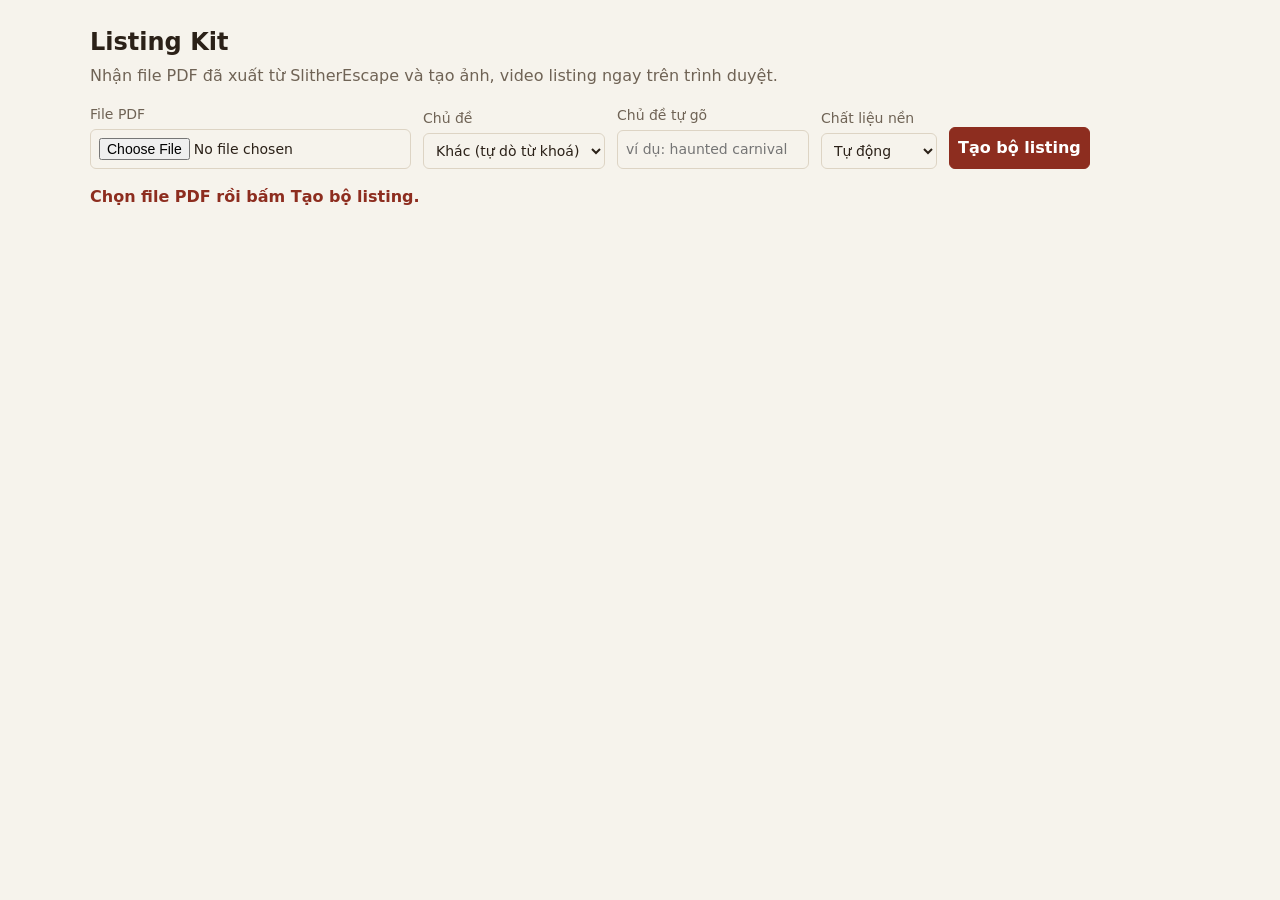
<file: tools/listing-kit/index.html>
<!doctype html>
<html lang="vi">
<head>
<meta charset="utf-8">
<meta name="viewport" content="width=device-width, initial-scale=1">
<title>Listing Kit Demo</title>
<style>
  @font-face { font-family: "Playfair Display"; src: url(vendor/playfair-900.woff2) format("woff2"); font-weight: 900; }
  @font-face { font-family: "Playfair Display"; src: url(vendor/playfair-800.woff2) format("woff2"); font-weight: 800; }
  @font-face { font-family: "DejaVu Serif"; src: url(../../assets/fonts/DejaVuSerif-Bold.ttf); font-weight: 700; }
  @font-face { font-family: "IM Fell SC"; src: url(../../assets/fonts/IMFellEnglishSC-Regular.ttf); }
  @font-face { font-family: "IM Fell Italic"; src: url(../../assets/fonts/IMFellEnglish-Italic.ttf); }
  :root { --bg: #f6f3ec; --ink: #2b2118; --muted: #6f6355; --line: #ddd4c4; --accent: #8d2d1f; }
  @media (prefers-color-scheme: dark) { :root { --bg: #17140f; --ink: #efe7d8; --muted: #a79a87; --line: #3a3228; --accent: #d9705d; } }
  * { box-sizing: border-box; }
  body { margin: 0; padding: 24px 16px 64px; background: var(--bg); color: var(--ink); font: 16px/1.5 system-ui, sans-serif; }
  main { max-width: 1100px; margin: auto; }
  h1 { font-size: 24px; margin: 0 0 4px; }
  p { margin: 0 0 16px; color: var(--muted); }
  form { display: flex; flex-wrap: wrap; gap: 12px; align-items: end; margin-bottom: 16px; }
  label { display: grid; gap: 4px; font-size: 14px; color: var(--muted); }
  input, select, button { font: inherit; padding: 8px; color: var(--ink); background: transparent; border: 1px solid var(--line); border-radius: 6px; max-width: 100%; }
  select option { color: #2b2118; }
  button { background: var(--accent); color: #fff; border-color: var(--accent); font-weight: 600; cursor: pointer; }
  #status { font-weight: 600; color: var(--accent); margin-bottom: 16px; }
  .grid { display: grid; grid-template-columns: repeat(auto-fill, minmax(min(300px, 100%), 1fr)); gap: 16px; }
  figure { margin: 0; border: 1px solid var(--line); border-radius: 8px; overflow: hidden; }
  figure canvas, figure video { display: block; width: 100%; height: auto; }
  figcaption { display: flex; justify-content: space-between; gap: 8px; padding: 8px 12px; font-size: 14px; }
  a { color: var(--accent); }
</style>
</head>
<body>
<main>
  <h1>Listing Kit</h1>
  <p>Nhận file PDF đã xuất từ SlitherEscape và tạo ảnh, video listing ngay trên trình duyệt.</p>
  <form onsubmit="return false">
    <label>File PDF <input type="file" id="pdf" accept="application/pdf"></label>
    <label>Chủ đề
      <select id="theme"><option value="other">Khác (tự dò từ khoá)</option></select>
    </label>
    <label>Chủ đề tự gõ <input type="text" id="custom" placeholder="ví dụ: haunted carnival"></label>
    <label>Chất liệu nền
      <select id="material"><option value="">Tự động</option></select>
    </label>
    <button type="button" id="run">Tạo bộ listing</button>
  </form>
  <div id="status">Đang tải…</div>
  <div class="grid" id="out"></div>
</main>
<script src="vendor/mp4-muxer.min.js"></script>
<script src="../../assets/js/themes.js"></script>
<script src="demo-puzzle.js"></script>
<script src="listing-kit.js"></script>
<script src="demo.js"></script>
</body>
</html>
</file>
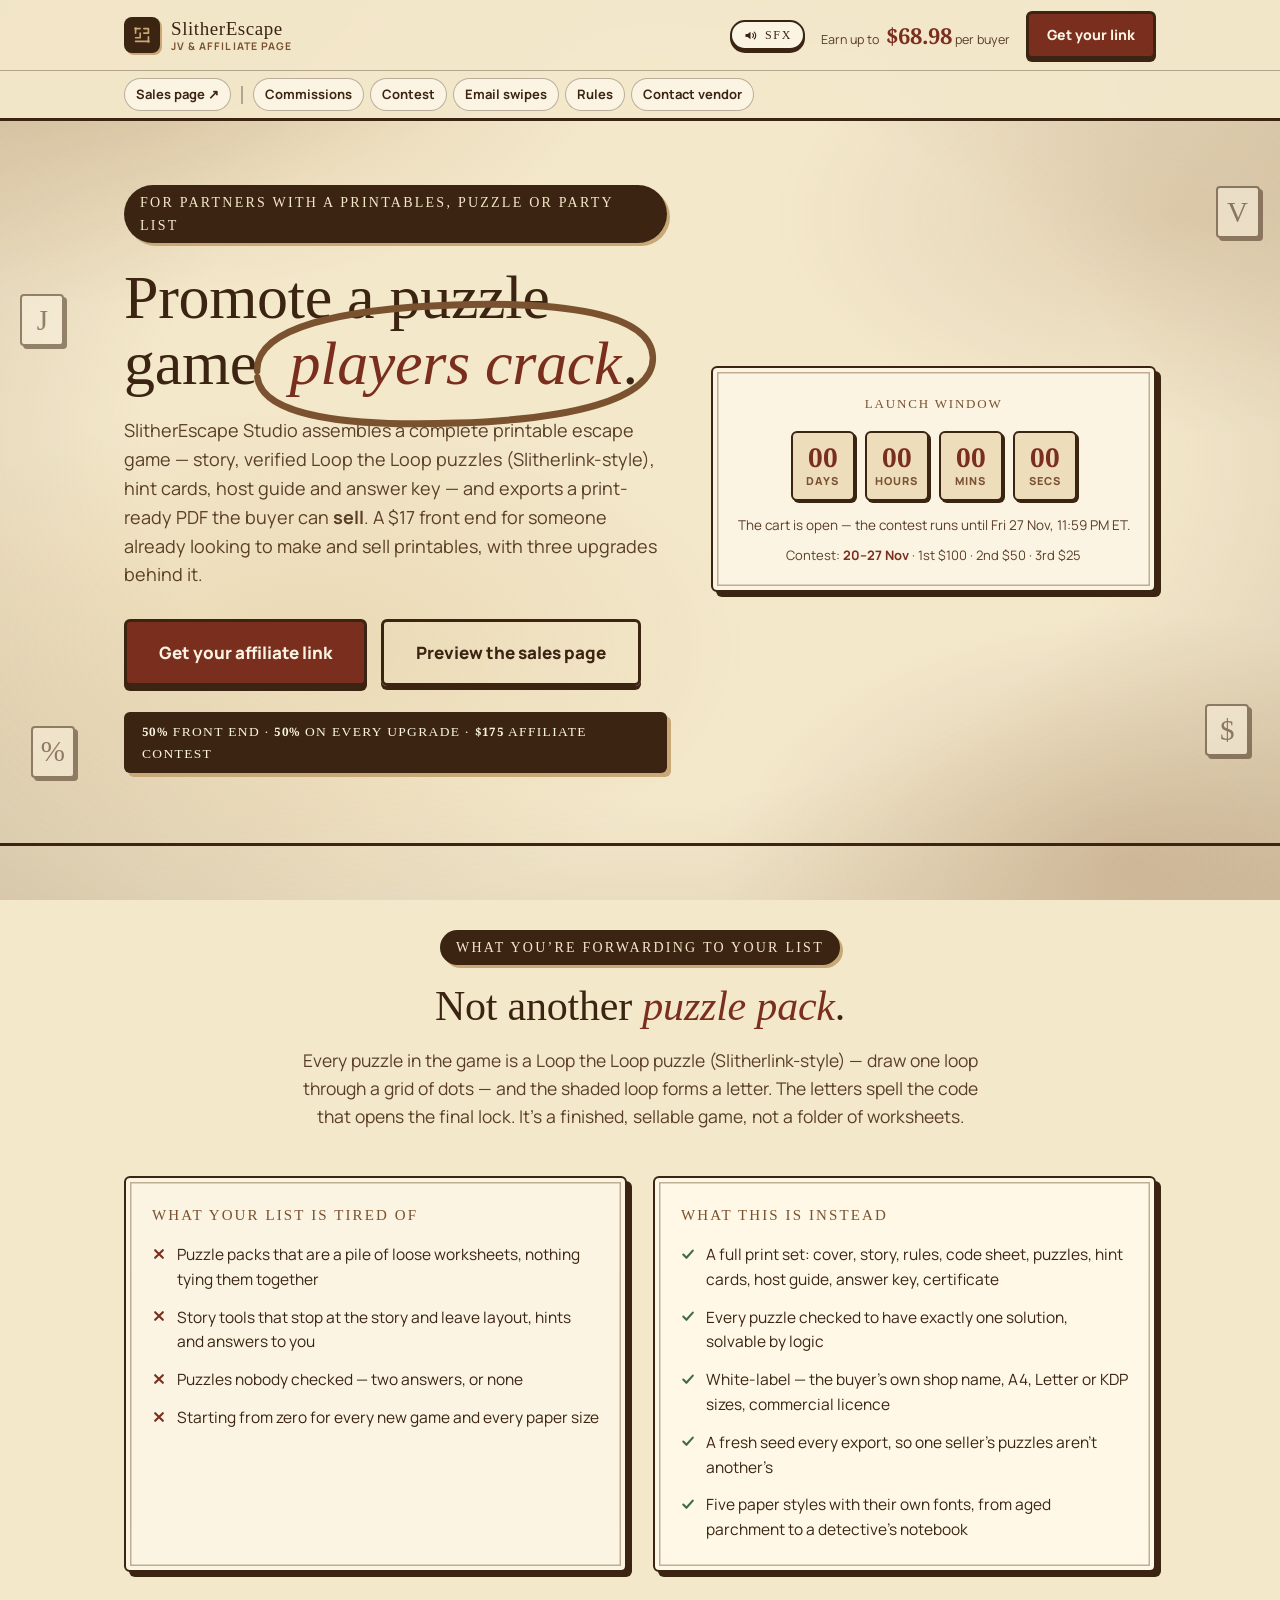
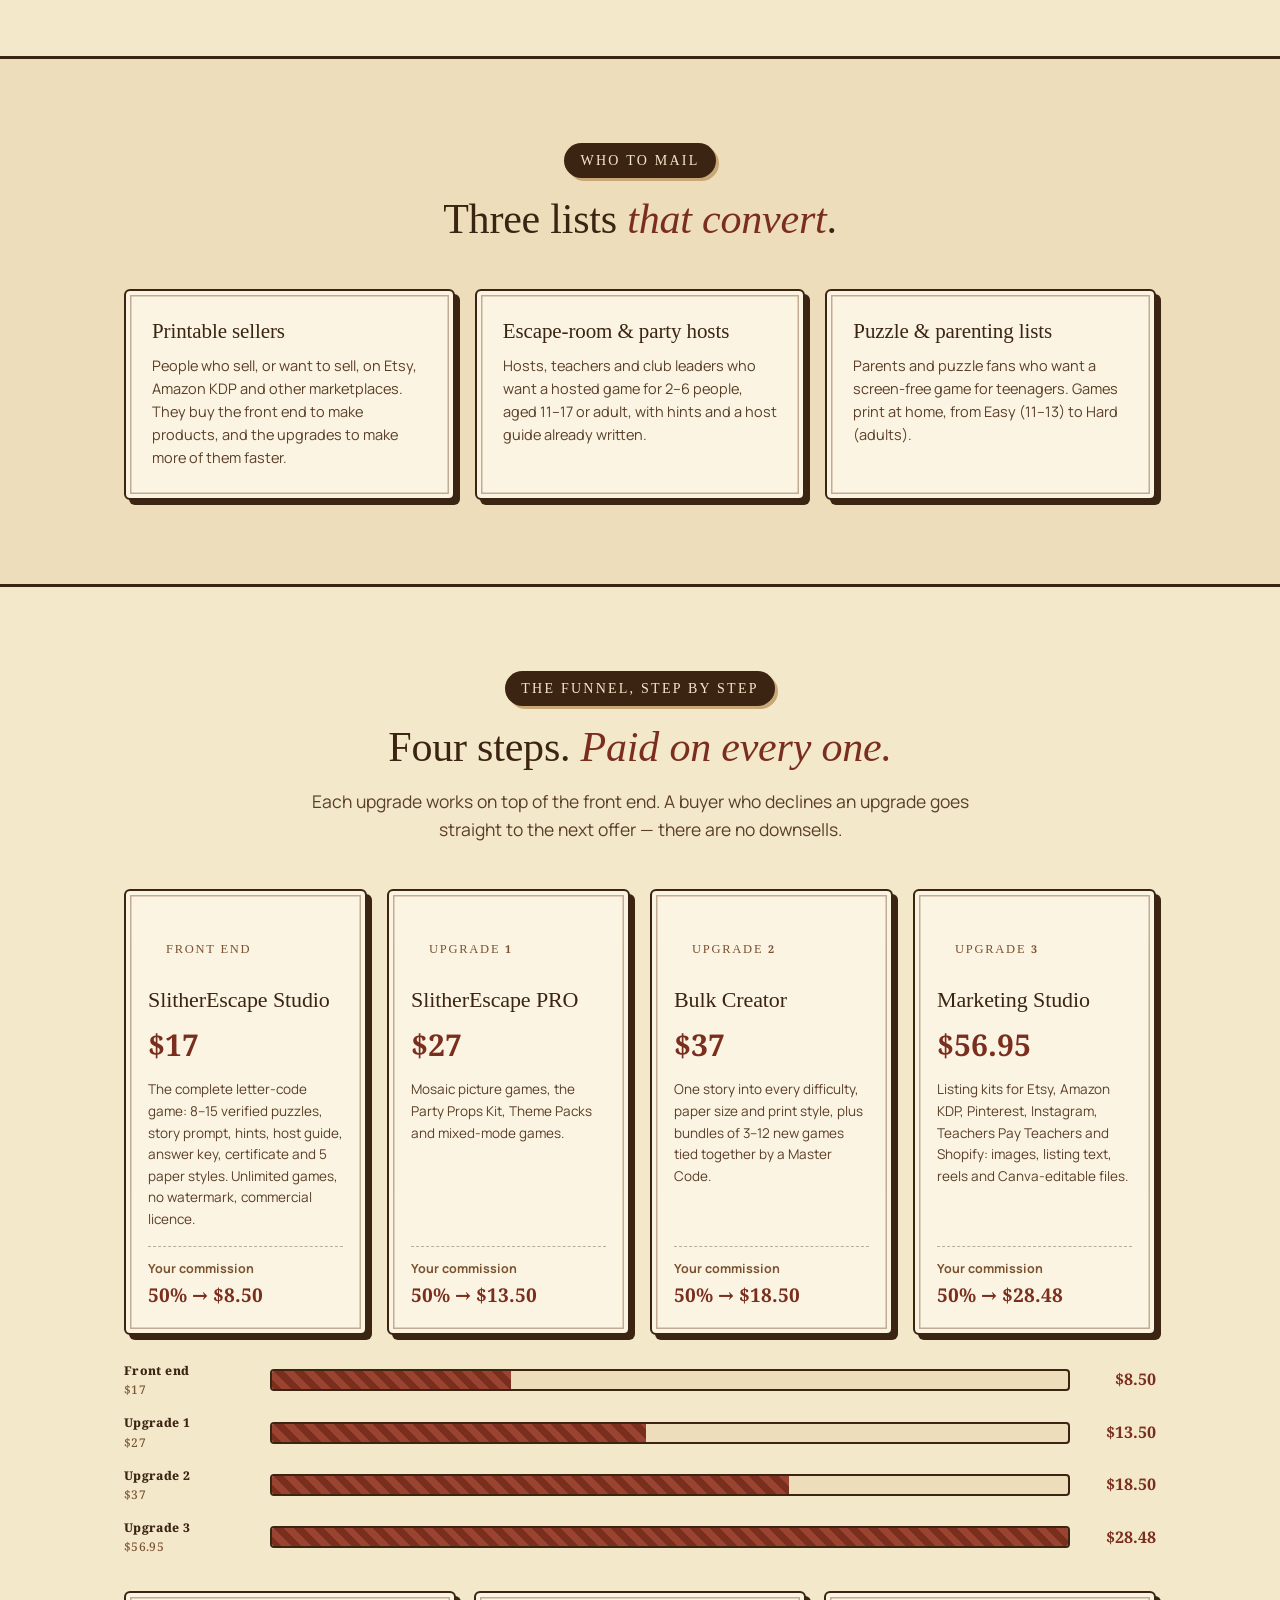
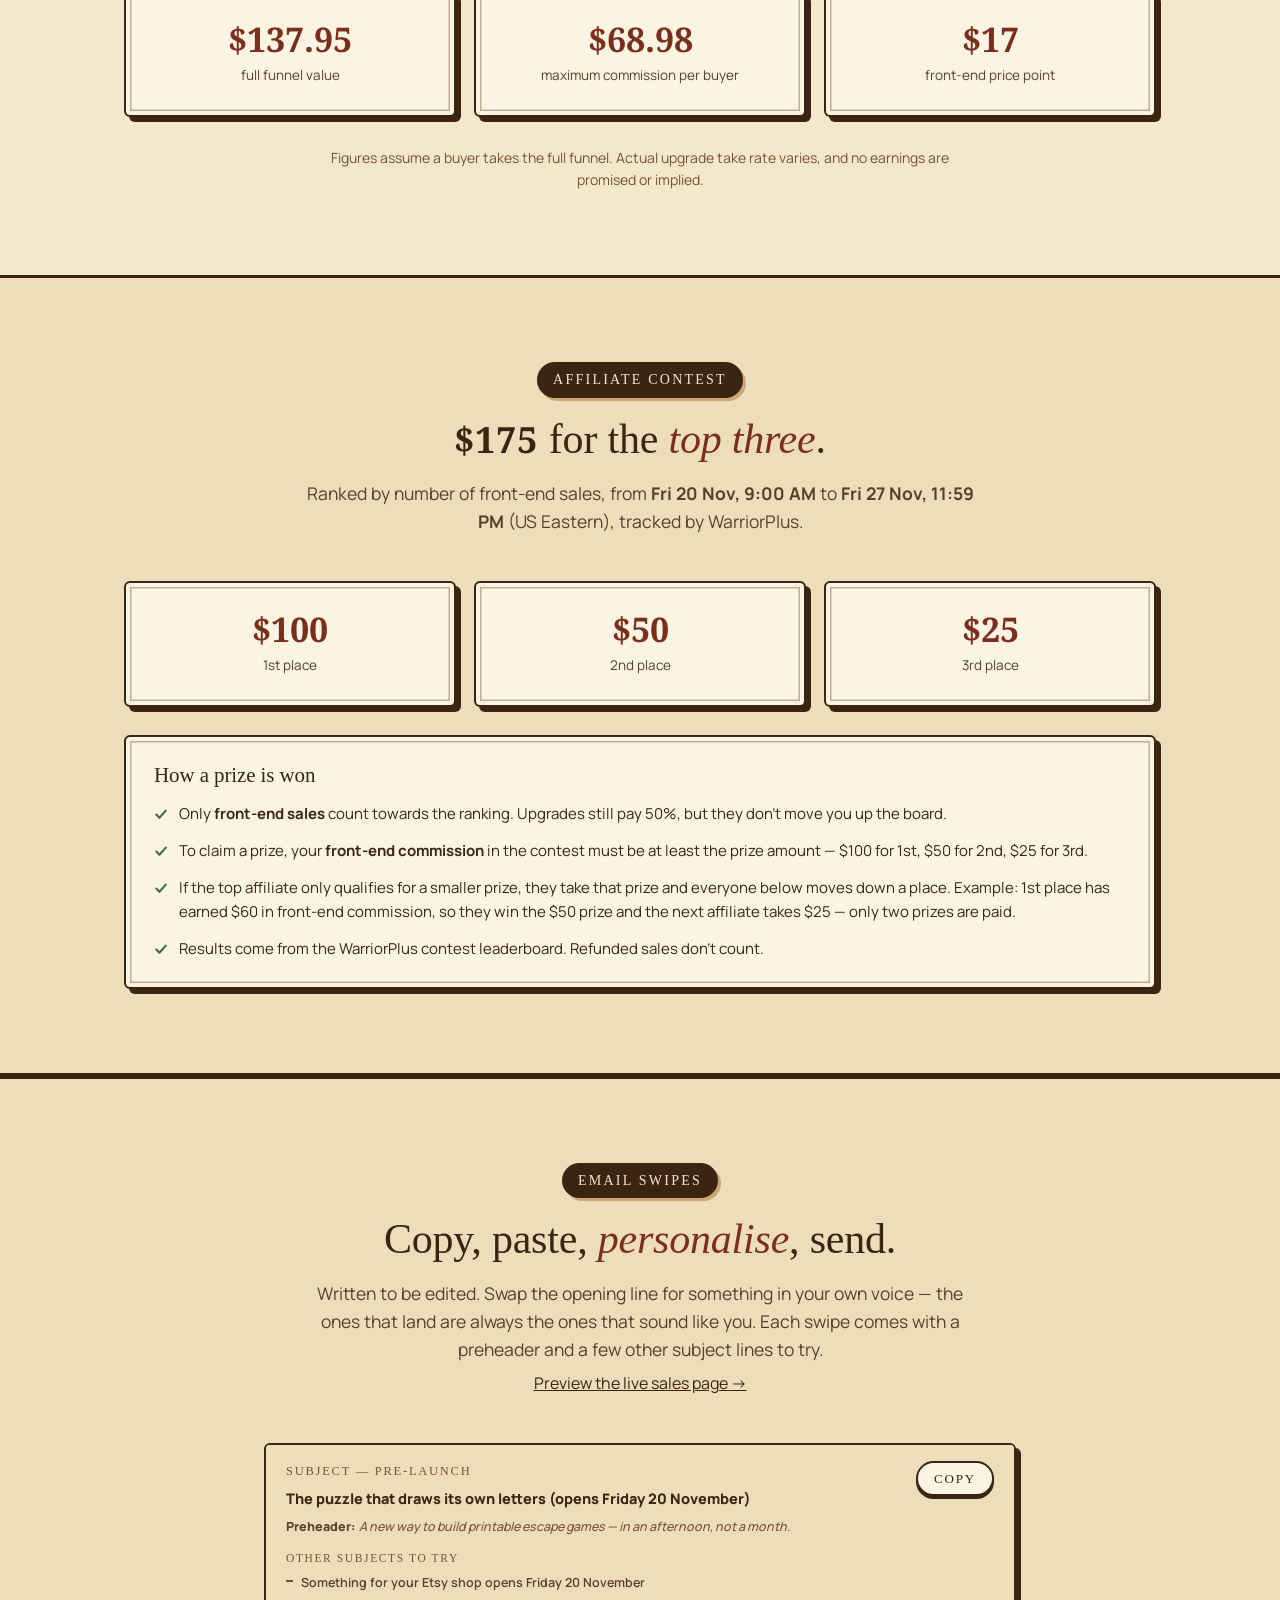
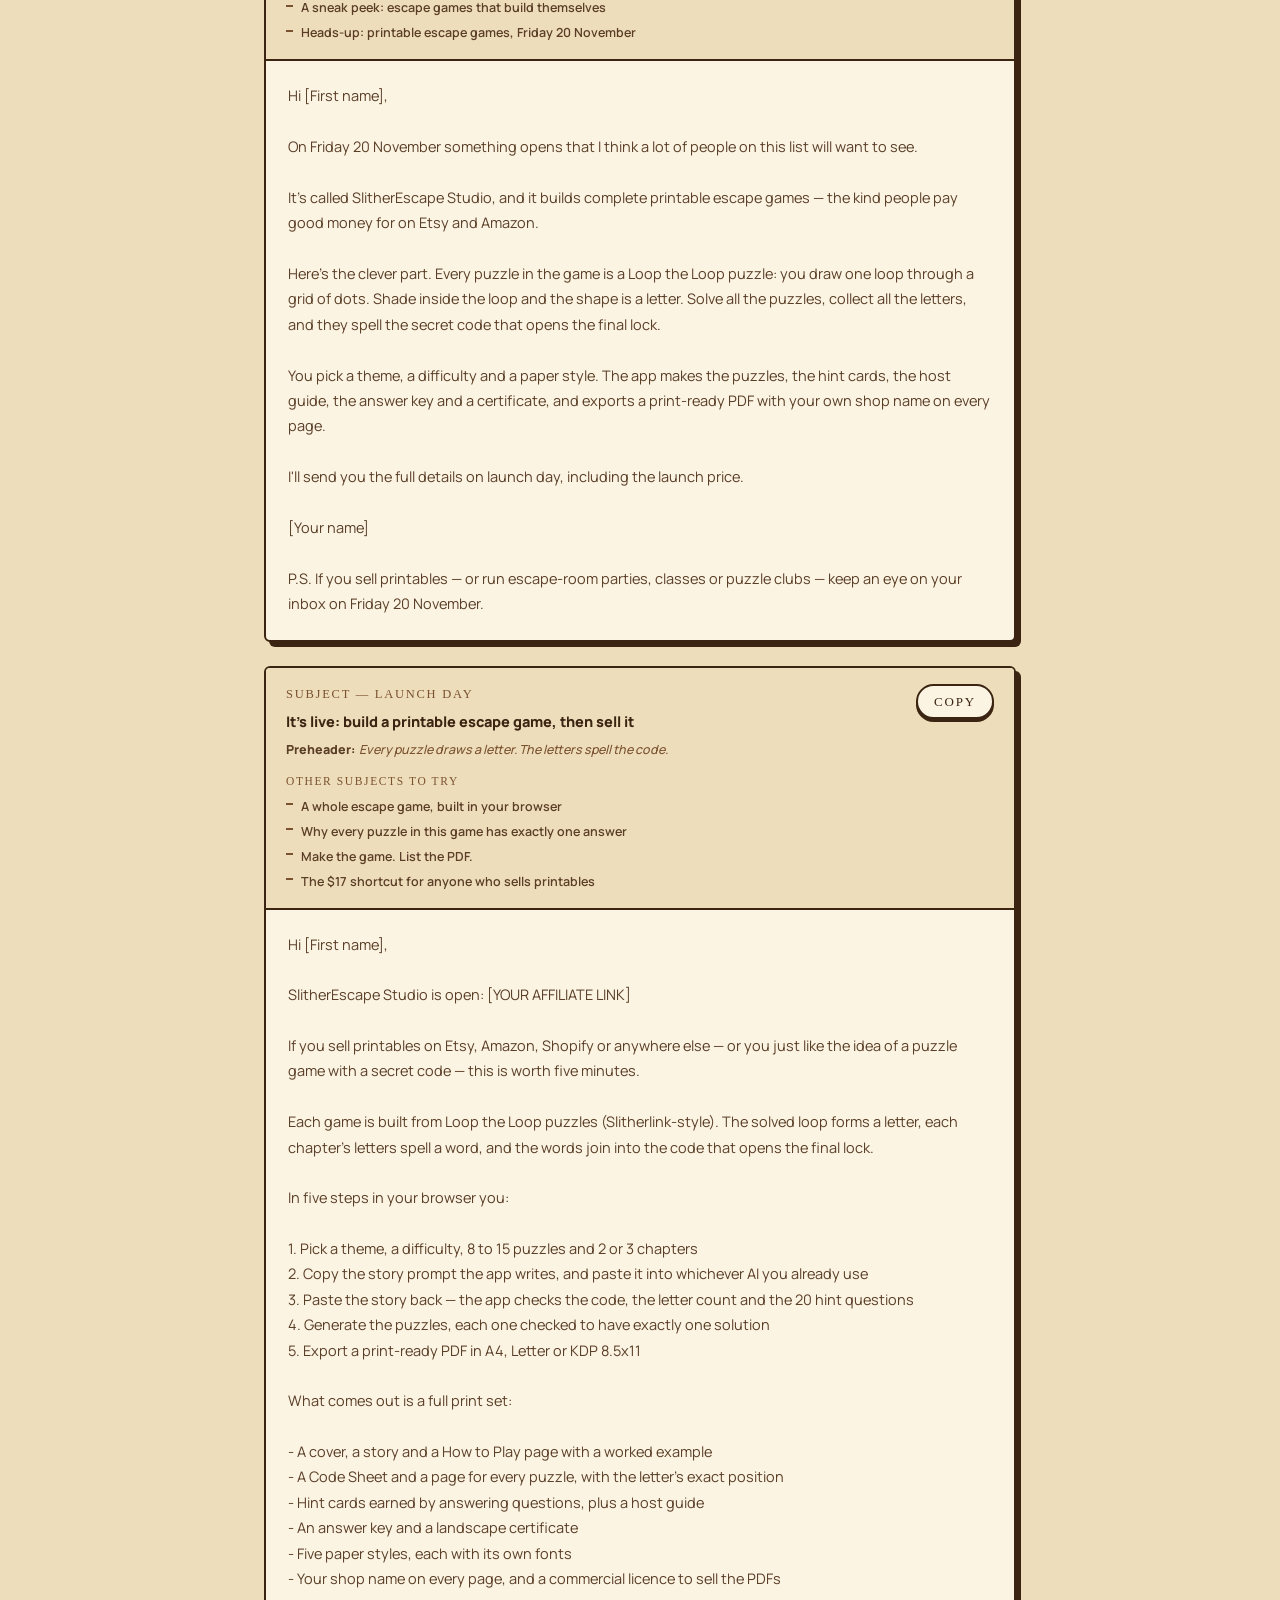
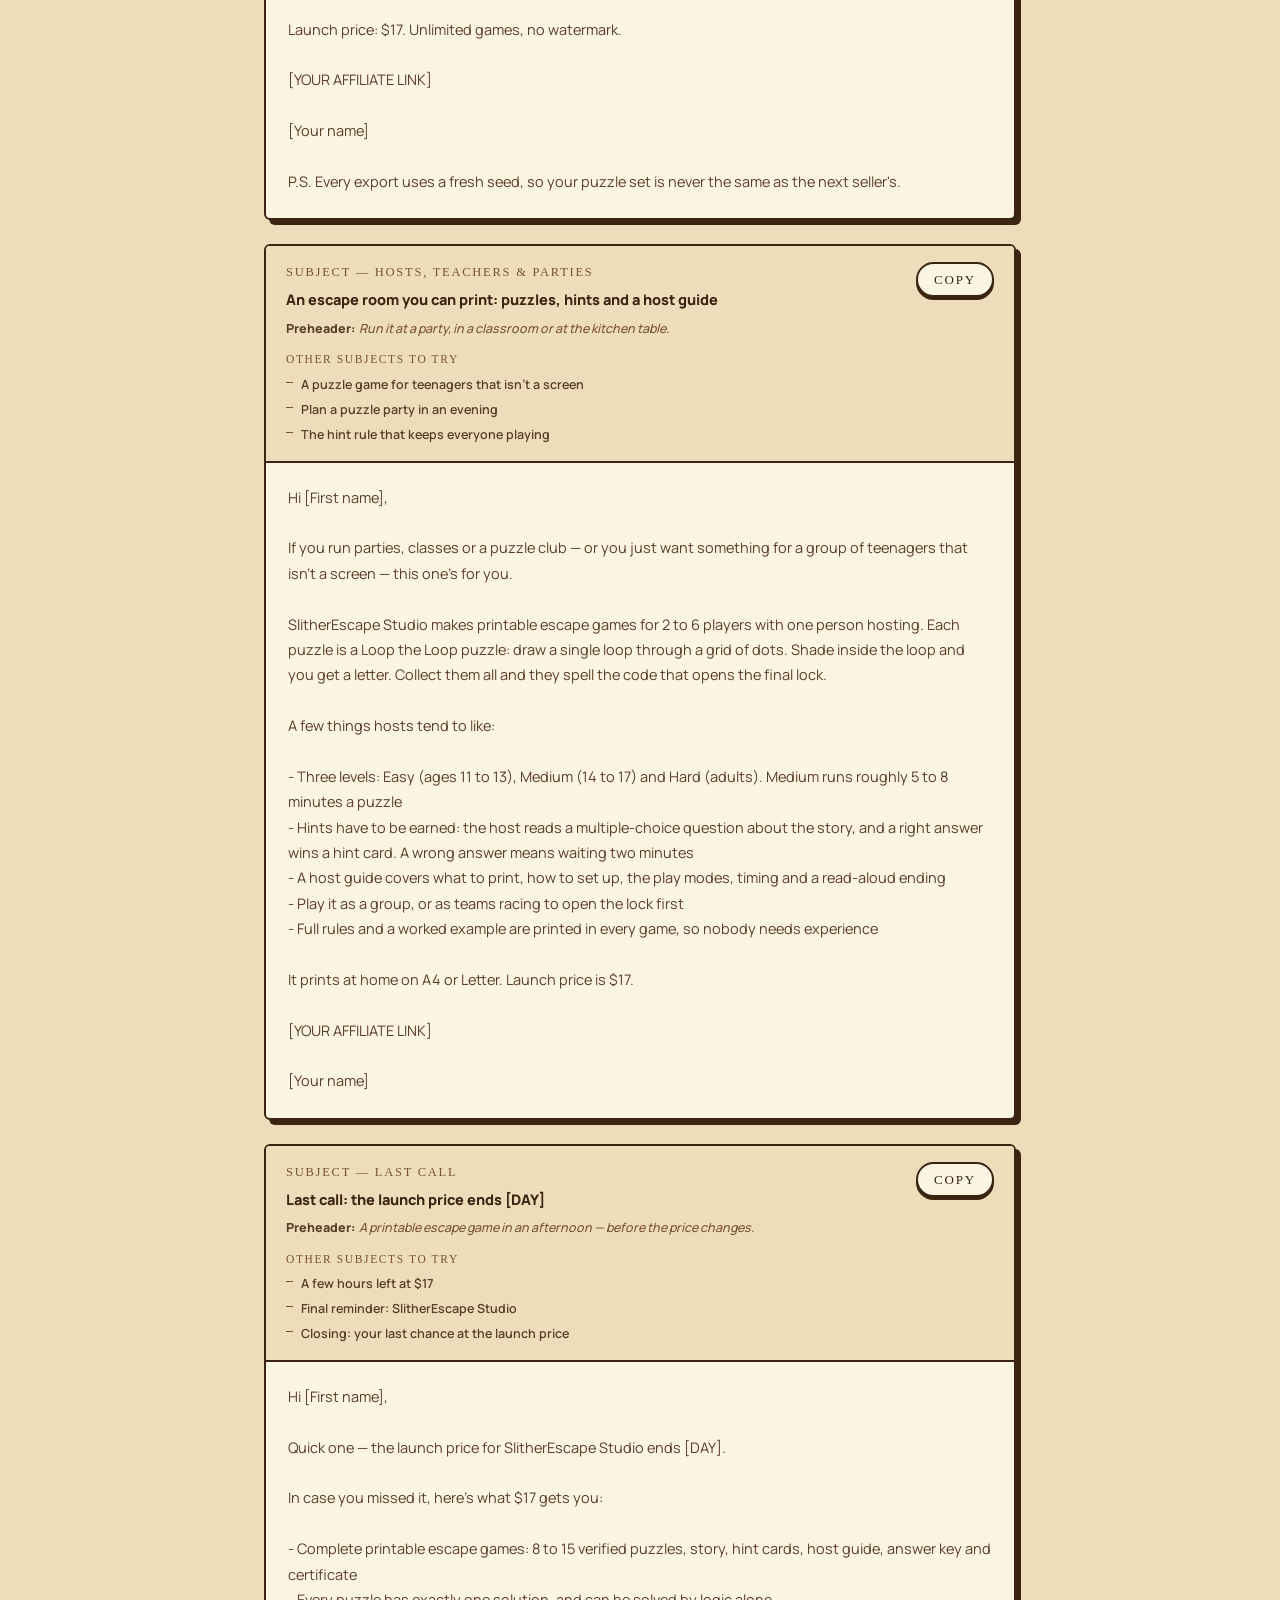
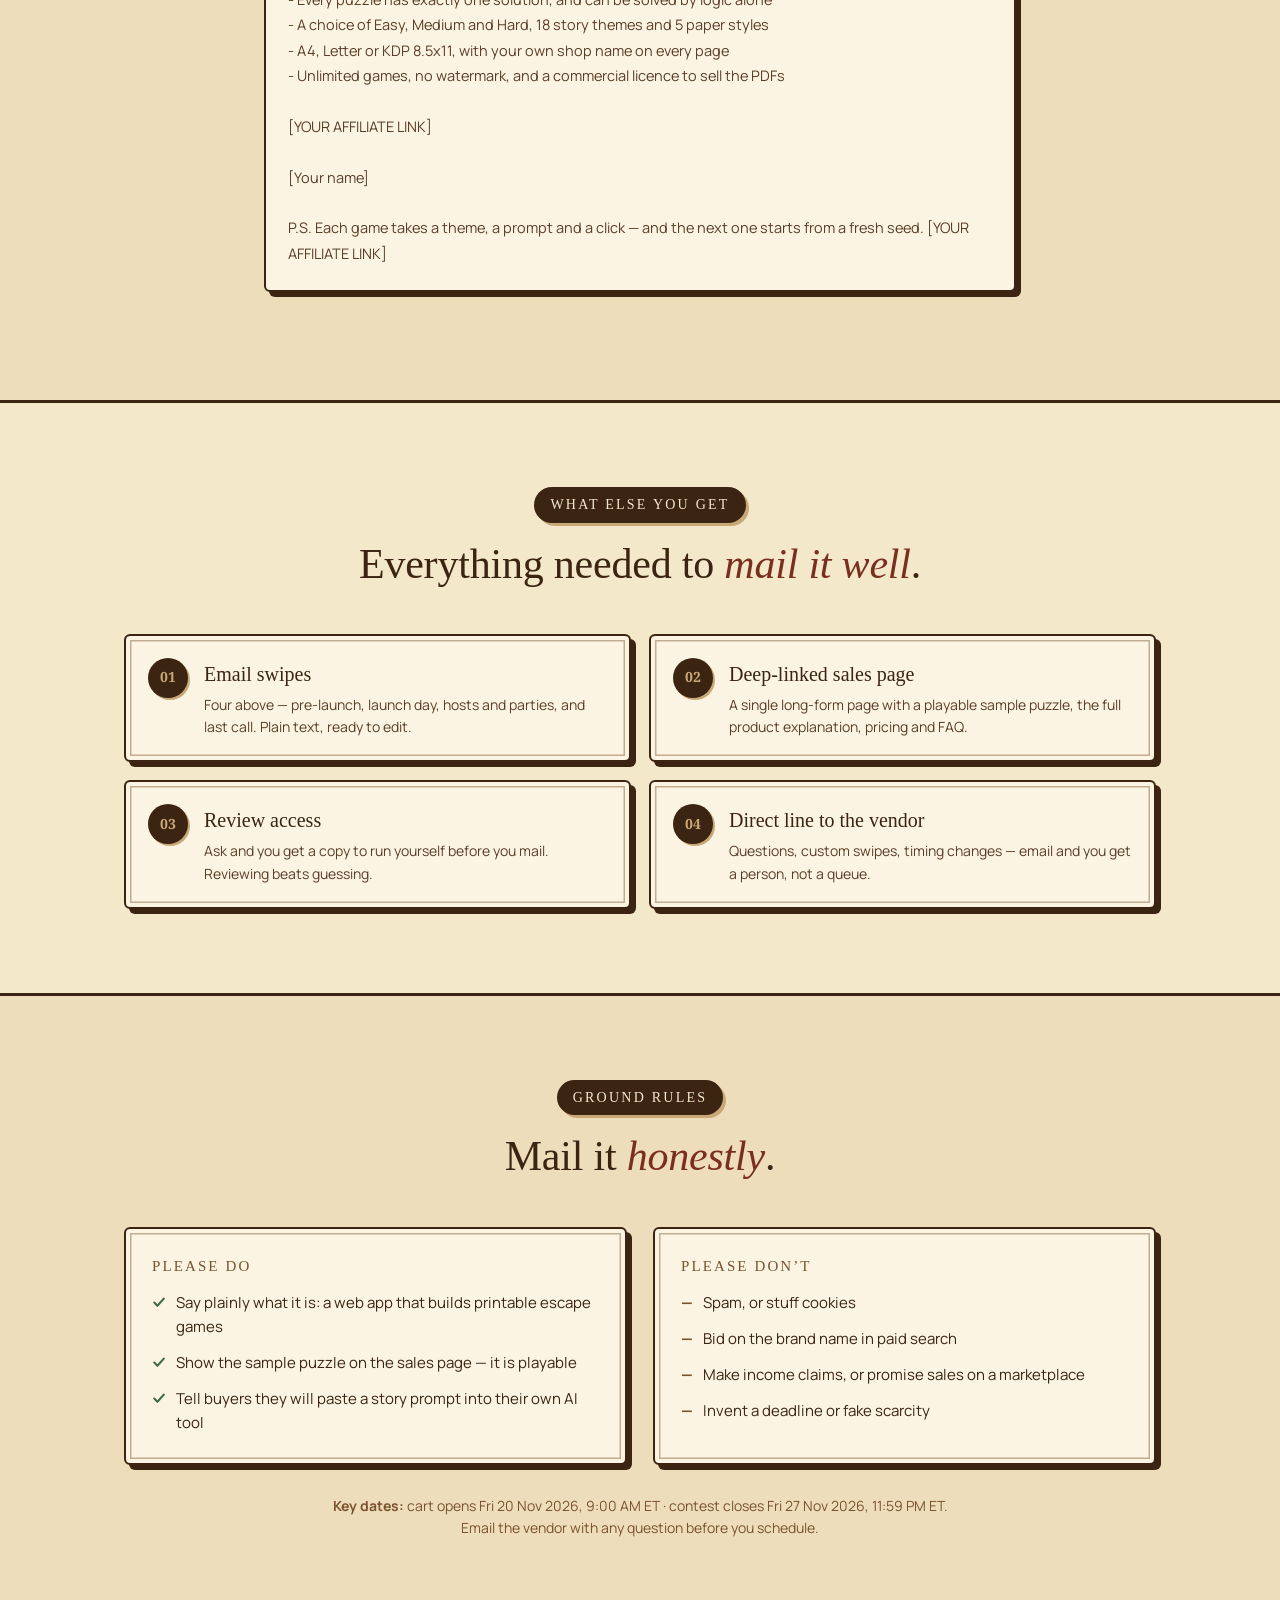
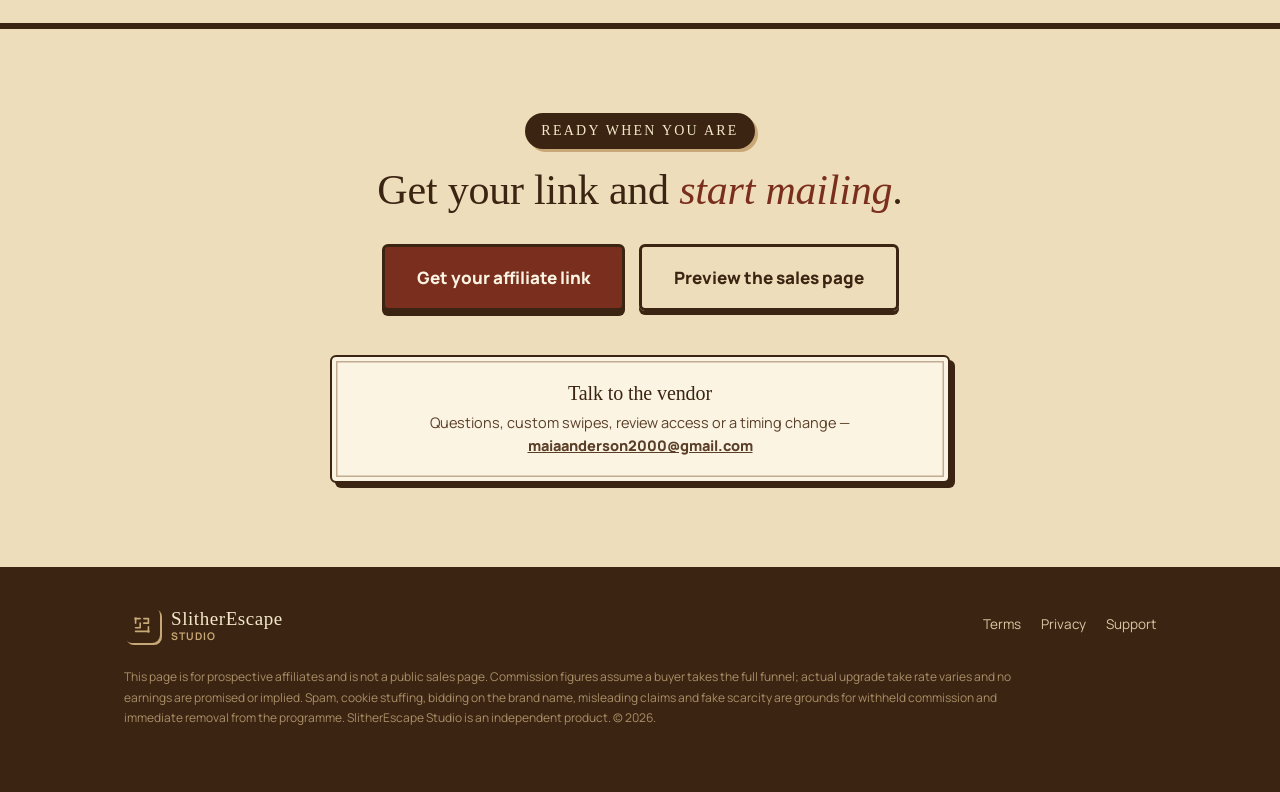
<file: sale-page/jv-slitherlink.html>
<!DOCTYPE html>
<html lang="en">
<head>
<meta charset="UTF-8">
<meta name="viewport" content="width=device-width, initial-scale=1">
<meta name="robots" content="noindex, nofollow">
<title>SlitherEscape Studio — JV & Affiliate Page</title>
<meta name="description" content="Promote printable Loop the Loop (Slitherlink-style) escape games to sellers, teachers and party hosts. Four-step funnel, ready-made email swipes.">
<link rel="preconnect" href="https://fonts.googleapis.com">
<link rel="preconnect" href="https://fonts.gstatic.com" crossorigin>
<link href="https://fonts.googleapis.com/css2?family=IM+Fell+English:ital@0;1&family=IM+Fell+English+SC&family=Manrope:wght@400;500;700;800&family=Noto+Serif:wght@600;700&display=swap" rel="stylesheet">
<style>
  :root{
    /* Palette taken from the printed game itself: aged paper, brown ink, one red-brown accent */
    --paper:#F4E8CB;
    --paper-2:#EEDDBA;
    --card:#FBF4E2;
    --ink:#3B2412;
    --ink-dim:#5A3E27;
    --brown:#7A5230;
    --tan:#C9A877;
    --wash:#D9BF8C;
    --red:#7A2E1E;
    --red-hi:#93392A;
    --green:#3F6B45;
    --line:rgba(59,36,18,.16);
    --line-strong:rgba(59,36,18,.34);
    --hard:#3B2412;
    --serif:'IM Fell English','Iowan Old Style','Palatino Linotype',Georgia,serif;
    --sc:'IM Fell English SC','IM Fell English',Georgia,serif;
    --sans:'Manrope',-apple-system,BlinkMacSystemFont,'Segoe UI',sans-serif;
    --num:'Noto Serif','DejaVu Serif',Georgia,serif;   /* lining figures: IM Fell's old-style 1 reads as a letter I */
    --ck:url("data:image/svg+xml;utf8,<svg xmlns='http://www.w3.org/2000/svg' viewBox='0 0 16 16'><path d='M2.6 8.7l3.6 3.6 7.3-8.2' fill='none' stroke='%233F6B45' stroke-width='2.4' stroke-linecap='round' stroke-linejoin='round'/></svg>");
    --xx:url("data:image/svg+xml;utf8,<svg xmlns='http://www.w3.org/2000/svg' viewBox='0 0 16 16'><path d='M3.6 3.6l8.8 8.8M12.4 3.6l-8.8 8.8' fill='none' stroke='%237A2E1E' stroke-width='2.4' stroke-linecap='round'/></svg>");
  }
  *{box-sizing:border-box;}
  html{-webkit-text-size-adjust:100%; scroll-behavior:smooth;}
  body{
    margin:0; background:var(--paper); color:var(--ink);
    font-family:var(--sans); line-height:1.6; -webkit-font-smoothing:antialiased; overflow-x:hidden;
  }
  /* uneven paper: stains and darker edges, drawn once and fixed behind the page */
  body::before{
    content:''; position:fixed; inset:0; z-index:-1; pointer-events:none;
    background:
      radial-gradient(ellipse 55% 40% at 10% 6%, rgba(150,100,40,.20), transparent 70%),
      radial-gradient(ellipse 45% 35% at 92% 24%, rgba(120,70,30,.14), transparent 70%),
      radial-gradient(ellipse 50% 40% at 24% 72%, rgba(190,150,80,.18), transparent 70%),
      radial-gradient(ellipse 45% 40% at 88% 96%, rgba(120,70,30,.20), transparent 70%),
      radial-gradient(ellipse at center, transparent 55%, rgba(90,55,25,.18) 100%);
  }
  @media (prefers-reduced-motion: reduce){
    *{animation-duration:.01ms !important; animation-iteration-count:1 !important; transition-duration:.01ms !important;}
    html{scroll-behavior:auto;}
  }
  h1,h2,h3{font-family:var(--serif); font-weight:400; letter-spacing:-.005em; text-wrap:balance; margin:0; color:var(--ink);}
  h1{font-size:clamp(36px,6vw,62px); line-height:1.06;}
  h2{font-size:clamp(28px,4.4vw,42px); line-height:1.12;}
  h3{font-size:21px; line-height:1.2;}
  p{margin:0;}
  a{color:inherit;}
  img,svg{max-width:100%;}
  em{font-style:italic; color:var(--red);}
  :focus-visible{outline:3px solid var(--red); outline-offset:3px; border-radius:4px;}

  .wrap{max-width:1080px; margin:0 auto; padding:0 24px;}
  .wrap-narrow{max-width:800px; margin:0 auto; padding:0 24px;}
  section{padding:84px 0;}
  .center{text-align:center;}
  .lead{font-size:17.5px; color:var(--ink-dim); max-width:62ch;}
  .center .lead{margin-left:auto; margin-right:auto;}

  .reveal.armed{opacity:0; transform:translateY(26px); transition:opacity .7s ease, transform .7s ease;}
  .reveal.armed.is-visible{opacity:1; transform:none;}
  @media (prefers-reduced-motion: reduce){ .reveal.armed{opacity:1; transform:none;} }

  .eyebrow{
    display:inline-block; font-family:var(--sc); font-size:14px; letter-spacing:.16em; text-transform:uppercase;
    color:#F4E8CB; background:var(--ink); padding:7px 16px 6px; border-radius:999px;
    box-shadow:3px 3px 0 var(--tan);
  }
  .section-head{margin-bottom:46px;}
  .section-head h2{margin-top:18px;}
  .section-head .lead{margin-top:16px;}

  /* diamond rule */
  .orn{display:flex; align-items:center; gap:12px; color:var(--brown); margin:0 auto; max-width:360px;}
  .orn::before,.orn::after{content:''; flex:1; height:1.5px; background:var(--brown); opacity:.55;}
  .orn i{width:9px; height:9px; background:var(--brown); transform:rotate(45deg); flex:none;}

  /* ---------- cards: double border, hard shadow ---------- */
  .card{
    background:var(--card); border:2.5px solid var(--ink); border-radius:6px;
    box-shadow:inset 0 0 0 4px var(--card), inset 0 0 0 5.5px rgba(122,82,48,.45), 5px 5px 0 var(--hard);
    padding:28px 26px;
  }

  /* ---------- buttons ---------- */
  .btn{
    display:inline-flex; align-items:center; justify-content:center; gap:10px;
    font-family:var(--sans); font-weight:800; font-size:17px; text-decoration:none; text-align:center;
    padding:17px 32px; border-radius:6px; cursor:pointer;
    color:#FBF4E2; background:var(--red); border:3px solid var(--ink);
    box-shadow:0 5px 0 var(--hard); transition:transform .12s ease, box-shadow .12s ease, background .15s ease;
  }
  .btn:hover{background:var(--red-hi); transform:translateY(-2px); box-shadow:0 7px 0 var(--hard);}
  .btn:active{transform:translateY(3px); box-shadow:0 2px 0 var(--hard);}
  .btn small{font-weight:700; font-size:.78em; opacity:.85; letter-spacing:.04em; text-transform:uppercase;}
  .btn-ghost{background:transparent; color:var(--ink); box-shadow:0 4px 0 var(--hard);}
  .btn-ghost:hover{background:var(--wash);}
  .btn-sm{padding:10px 18px; font-size:14px; box-shadow:0 3px 0 var(--hard);}
  .btn-sub{display:block; margin-top:14px; font-size:13px; color:var(--brown); text-align:center;}

  /* ---------- topbar ---------- */
  .topbar{position:sticky; top:0; z-index:40; background:rgba(244,232,203,.94); backdrop-filter:blur(8px); border-bottom:3px solid var(--ink);}
  .topbar-inner{max-width:1080px; margin:0 auto; padding:11px 24px; display:flex; align-items:center; justify-content:space-between; gap:16px;}
  .brand{display:flex; align-items:center; gap:11px; text-decoration:none;}
  .brand-mark{width:36px; height:36px; border-radius:8px; background:var(--ink); color:var(--tan); display:flex; align-items:center; justify-content:center; flex:none; box-shadow:2px 2px 0 var(--tan);}
  .brand-mark svg{width:22px; height:22px;}
  .brand-text{display:flex; flex-direction:column; line-height:1.15;}
  .brand-text .b1{font-family:var(--sc); font-size:19px; letter-spacing:.03em; white-space:nowrap;}
  .brand-text .b2{font-size:10.5px; font-weight:700; letter-spacing:.1em; text-transform:uppercase; color:var(--brown); white-space:nowrap;}
  .topbar-cta{display:flex; align-items:center; gap:16px;}
  .price-chip{font-size:12.5px; color:var(--ink-dim);}
  .price-chip b{font-family:var(--num); font-size:22px; font-weight:700; color:var(--red); margin-left:4px;}

  /* ---------- hero ---------- */
  .hero{padding:64px 0 76px; border-bottom:3px solid var(--ink); position:relative;}
  .hero-grid{display:grid; grid-template-columns:1.08fr .92fr; gap:46px; align-items:center;}
  .hero h1{margin-top:22px;}
  .hero-sub{margin-top:22px; font-size:18px; color:var(--ink-dim); max-width:56ch;}
  .hero-cta{margin-top:32px;}
  .trust-row{margin-top:28px; display:grid; grid-template-columns:repeat(2,auto); justify-content:start; gap:9px 28px; font-size:13.5px; color:var(--ink-dim);}
  .trust-row span{display:flex; gap:8px; align-items:flex-start;}
  .trust-row span::before{content:''; width:14px; height:14px; margin-top:.28em; flex:none; background:var(--ck) center/contain no-repeat;}

  /* ---------- demo puzzle ---------- */
  .demo{padding:20px 20px 22px; text-align:center;}
  .demo-tag{font-family:var(--sc); font-size:13px; letter-spacing:.14em; text-transform:uppercase; color:var(--brown);}
  .demo h3{margin-top:4px; font-size:22px;}
  .demo svg{display:block; width:100%; max-width:340px; margin:14px auto 0; height:auto; touch-action:manipulation;}
  .demo-msg{min-height:44px; margin-top:12px; font-size:14px; color:var(--ink-dim); display:flex; align-items:center; justify-content:center;}
  .demo-msg b{color:var(--red);}
  .demo-btns{display:flex; justify-content:center; gap:10px; flex-wrap:wrap; margin-top:6px;}
  .demo .edge-hit{stroke:transparent; stroke-width:20; cursor:pointer; stroke-linecap:round;}
  .demo .edge-hit:hover + .edge-ghost{opacity:.35;}
  .demo .edge-line{stroke:var(--ink); stroke-width:4.5; stroke-linecap:round; opacity:0; transition:opacity .15s ease; pointer-events:none;}
  .demo .edge-line.on{opacity:1;}
  .demo .sol-line{stroke:var(--red); stroke-width:5; stroke-linecap:round; opacity:0; transition:opacity .5s ease; pointer-events:none;}
  .demo.solved .sol-line{opacity:1;}
  .demo .shade{fill:var(--wash); opacity:0; transition:opacity .7s ease .25s;}
  .demo.solved .shade{opacity:1;}
  .demo .clue{font-family:var(--num); font-weight:700; font-size:21px; fill:var(--ink); text-anchor:middle; pointer-events:none;}
  .demo .dot{fill:var(--ink);}

  /* ---------- problem / fork ---------- */
  .fork{display:grid; grid-template-columns:1fr 1fr; gap:26px;}
  .fork h3{font-family:var(--sc); font-size:15px; letter-spacing:.14em; text-transform:uppercase; color:var(--brown);}
  .fork ul{list-style:none; margin:18px 0 0; padding:0; display:flex; flex-direction:column; gap:13px; font-size:15.5px;}
  .fork li{display:flex; gap:11px; align-items:flex-start;}
  .fork .old li::before{content:''; width:14px; height:14px; margin-top:.3em; flex:none; background:var(--xx) center/contain no-repeat;}
  .fork .new li::before{content:''; width:14px; height:14px; margin-top:.3em; flex:none; background:var(--ck) center/contain no-repeat;}
  .fork .new{--card:#FFF8E6;}
  .stats{display:grid; grid-template-columns:repeat(4,1fr); gap:18px; margin-top:34px;}
  .stat{text-align:center; padding:6px 8px;}
  .stat b{display:block; font-family:var(--num); font-weight:700; font-size:38px; line-height:1.1; color:var(--red);}
  .stat span{display:block; margin-top:8px; font-size:13.5px; color:var(--ink-dim);}

  /* ---------- the twist: letters -> code ---------- */
  .twist{background:var(--paper-2); border-top:3px solid var(--ink); border-bottom:3px solid var(--ink);}
  .code-demo{display:flex; flex-direction:column; gap:22px; align-items:center; margin-top:8px;}
  .chapters{display:flex; justify-content:center; gap:30px; flex-wrap:wrap;}
  .chap{text-align:center;}
  .nm{font-family:var(--num); font-weight:700; letter-spacing:.04em;}
  .chap-label{font-family:var(--sc); font-size:13px; letter-spacing:.14em; text-transform:uppercase; color:var(--brown); margin-bottom:9px;}
  .tiles{display:flex; gap:6px; justify-content:center;}
  .tile{
    width:44px; height:52px; display:flex; align-items:center; justify-content:center;
    font-family:var(--serif); font-size:30px; color:var(--ink);
    background:var(--card); border:2.5px solid var(--ink); border-radius:4px; box-shadow:3px 3px 0 var(--hard);
  }
      .tile i{position:absolute;}
  .arrow-down{width:22px; height:30px; color:var(--brown);}
  .arrow-down svg{width:100%; height:100%;}
  .lock{
    display:flex; align-items:center; gap:16px; padding:14px 26px; border:3px solid var(--ink); border-radius:6px;
    background:var(--card); box-shadow:inset 0 0 0 4px var(--card), inset 0 0 0 5.5px rgba(122,82,48,.45), 5px 5px 0 var(--hard);
  }
  .lock svg{width:34px; height:34px; color:var(--red); flex:none;}
  .lock div{font-family:var(--sc); font-size:13px; letter-spacing:.14em; text-transform:uppercase; color:var(--brown);}
  .lock b{display:block; font-family:var(--serif); font-weight:400; font-size:30px; letter-spacing:.08em; color:var(--red); line-height:1.1;}
  .code-note{font-size:14px; color:var(--brown); text-align:center; max-width:60ch;}
  .rules3{display:grid; grid-template-columns:repeat(3,1fr); gap:18px; margin-top:44px;}
  .rules3 .card{padding:22px 22px;}
  .rules3 .n{font-family:var(--num); font-weight:700; font-size:28px; color:var(--red); line-height:1.1;}
  .rules3 h3{margin-top:8px; font-size:19px;}
  .rules3 p{margin-top:8px; font-size:14.5px; color:var(--ink-dim);}

  /* ---------- steps ---------- */
  .panel{
    background:#2B1A0D; color:#EEDDBA; border:3px solid var(--ink); border-radius:8px; overflow:hidden;
    box-shadow:6px 6px 0 var(--tan); max-width:760px; margin:0 auto 44px;
  }
  .panel-bar{padding:10px 16px; background:#1E1208; font-family:var(--sc); letter-spacing:.1em; font-size:13px; color:var(--tan);}
  .panel pre{margin:0; padding:20px 22px; font-family:ui-monospace,'Cascadia Mono',Consolas,monospace; font-size:13px; line-height:1.95; overflow-x:auto; white-space:pre;}
  .panel .k{color:var(--tan);}
  .panel .ok{color:#9CCB8F;}
  .steps{display:grid; grid-template-columns:repeat(5,1fr); gap:14px;}
  .step{padding:22px 18px; position:relative;}
  .step .n{position:absolute; top:-16px; left:16px; width:36px; height:36px; border-radius:50%; background:var(--ink); color:var(--tan); font-family:var(--num); font-weight:700; font-size:16px; display:flex; align-items:center; justify-content:center; box-shadow:2px 2px 0 var(--tan);}
  .step h3{font-size:18px; margin-top:8px;}
  .step p{margin-top:8px; font-size:13.5px; color:var(--ink-dim); line-height:1.55;}
  .step .tip{margin-top:10px; font-size:12.5px; color:var(--brown); border-top:1px dashed var(--line-strong); padding-top:9px;}

  /* ---------- inside the PDF ---------- */
  .pages{display:grid; grid-template-columns:repeat(4,1fr); gap:16px;}
  .pg{padding:18px 16px 16px; position:relative; background:var(--card); border:2.5px solid var(--ink); border-radius:4px; box-shadow:4px 4px 0 var(--hard);}
  .pg::before{content:''; position:absolute; top:0; right:0; border-style:solid; border-width:0 18px 18px 0; border-color:transparent var(--paper) var(--tan) transparent;}
  .pg .num{font-family:var(--num); font-weight:700; font-size:12px; letter-spacing:.1em; color:var(--brown);}
  .pg h3{font-size:17px; margin-top:6px;}
  .pg p{font-size:13px; color:var(--ink-dim); margin-top:6px; line-height:1.5;}
  .pages-foot{margin-top:26px; text-align:center; font-size:14.5px; color:var(--brown);}

  /* ---------- modes + levels ---------- */
  .two{display:grid; grid-template-columns:1fr 1fr; gap:22px;}
  .two h3{margin-bottom:8px;}
  .two p{font-size:15px; color:var(--ink-dim);}
  .levels{display:grid; grid-template-columns:repeat(3,1fr); gap:22px;}
  .level .tagline{font-family:var(--sc); letter-spacing:.14em; font-size:13px; text-transform:uppercase; color:var(--brown);}
  .level h3{font-size:30px; margin-top:4px; color:var(--red);}
  .level .ages{font-size:13.5px; color:var(--brown); margin-top:2px;}
  .level dl{margin:16px 0 0; display:grid; gap:9px;}
  .level dl div{display:flex; justify-content:space-between; gap:12px; padding-bottom:9px; border-bottom:1px dotted var(--line-strong); font-size:14px;}
  .level dt{color:var(--ink-dim);}
  .level dd{margin:0; font-weight:700; text-align:right; font-family:var(--num); font-size:13.5px;}
  .level p{margin-top:14px; font-size:13.5px; color:var(--ink-dim);}
  .levels-note{margin-top:26px; text-align:center; font-size:14.5px; color:var(--ink-dim); max-width:72ch; margin-left:auto; margin-right:auto;}

  /* ---------- hints ---------- */
  .hintflow{display:grid; grid-template-columns:repeat(3,1fr); gap:20px; counter-reset:h;}
  .hintflow .card{padding:24px 22px; text-align:left;}
  .hintflow .card::before{counter-increment:h; content:counter(h); display:block; font-family:var(--num); font-weight:700; font-size:32px; line-height:1.1; color:var(--red); margin-bottom:6px;}
  .hintflow h3{font-size:19px;}
  .hintflow p{font-size:14.5px; color:var(--ink-dim); margin-top:8px;}
  .hint-bars{margin-top:30px; display:flex; flex-direction:column; gap:12px; max-width:560px; margin-left:auto; margin-right:auto;}
  .hb{display:flex; align-items:center; gap:14px; font-size:13.5px;}
  .hb span:first-child{width:108px; flex:none; color:var(--ink-dim); text-align:right;}
  .hb .bar{flex:1; height:18px; background:var(--paper-2); border:2px solid var(--ink); border-radius:3px; overflow:hidden;}
  .hb .bar i{display:block; height:100%; background:repeating-linear-gradient(45deg,var(--red) 0 6px,#9A4331 6px 12px);}
  .hb b{width:52px; flex:none; font-family:var(--num); font-size:13px;}

  /* ---------- fairness ---------- */
  .fair{background:var(--paper-2); border-top:3px solid var(--ink); border-bottom:3px solid var(--ink);}
  .checks{display:grid; grid-template-columns:repeat(2,1fr); gap:20px;}
  .check{display:flex; gap:16px; padding:22px 22px;}
  .check .seal{flex:none; width:44px; height:44px; border-radius:50%; background:var(--ink); color:var(--tan); display:flex; align-items:center; justify-content:center; font-size:20px; box-shadow:2px 2px 0 var(--tan);}
  .check h3{font-size:18px;}
  .check p{font-size:14.5px; color:var(--ink-dim); margin-top:6px;}

  /* ---------- made to sell ---------- */
  .sell{display:grid; grid-template-columns:1fr 1fr; gap:34px; align-items:center;}
  .sell ul{list-style:none; margin:22px 0 0; padding:0; display:flex; flex-direction:column; gap:16px;}
  .sell li{display:flex; gap:12px; font-size:15.5px; color:var(--ink-dim);}
  .sell li::before{content:''; width:8px; height:8px; margin:.55em 4px 0 3px; flex:none; background:var(--red); transform:rotate(45deg);}
  .sell li b{color:var(--ink);}
  .mock-page{
    position:relative; aspect-ratio:8.5/11; max-width:350px; margin:0 auto; padding:26px 24px 18px;
    background:
      radial-gradient(ellipse 60% 40% at 15% 12%, rgba(150,100,40,.2), transparent 70%),
      radial-gradient(ellipse 50% 40% at 90% 90%, rgba(120,70,30,.22), transparent 70%),
      linear-gradient(100deg, transparent 38%, rgba(59,36,18,.07) 38.3%, rgba(255,255,255,.3) 38.9%, transparent 39.4%),
      var(--paper-2);
    border:2.5px solid var(--ink); box-shadow:7px 7px 0 var(--hard); transform:rotate(1.4deg);
    display:flex; flex-direction:column;
  }
  .mock-page::before{content:''; position:absolute; inset:10px; border:2px solid var(--brown); outline:1px solid var(--brown); outline-offset:3px; pointer-events:none;}
  .mock-page .mp-title{font-family:var(--sc); font-size:13px; letter-spacing:.14em; text-align:center; color:var(--brown); margin-top:8px;}
  .mock-page .mp-h{font-family:var(--serif); font-size:25px; text-align:center; margin-top:6px; line-height:1.1;}
  .mock-page .mp-grid{flex:1; margin:16px 8px; display:flex; align-items:center; justify-content:center;}
  .mock-page .mp-grid svg{width:78%; height:auto;}
  .mock-page .mp-box{display:flex; justify-content:center; align-items:center; gap:10px; font-size:11px; color:var(--brown);}
  .mock-page .mp-box i{width:34px; height:34px; border:2px solid var(--ink); background:var(--card);}
  .mock-page .mp-foot{display:flex; justify-content:space-between; gap:8px; font-size:9px; color:var(--brown); margin-top:14px; padding:0 8px; font-style:italic;}
  .mock-cap{margin-top:16px; text-align:center; font-size:12.5px; color:var(--brown);}

  /* ---------- who ---------- */
  .who-card h3{font-family:var(--sc); font-size:15px; letter-spacing:.14em; text-transform:uppercase; color:var(--brown);}
  .who-card ul{list-style:none; margin:16px 0 0; padding:0; display:flex; flex-direction:column; gap:12px; font-size:15px;}
  .who-card li{display:flex; gap:10px; align-items:flex-start;}
  .who-card.yes li::before{content:''; width:14px; height:14px; margin-top:.3em; flex:none; background:var(--ck) center/contain no-repeat;}
  .who-card.no li::before{content:'—'; color:var(--brown); font-weight:800; flex:none;}

  /* ---------- pricing ---------- */
  .offer{max-width:560px; margin:0 auto; text-align:center; padding:38px 34px 36px;}
  .offer .name{font-family:var(--sc); letter-spacing:.14em; text-transform:uppercase; font-size:14px; color:var(--brown);}
  .offer .price{font-family:var(--num); font-weight:700; font-size:80px; line-height:1; color:var(--red); margin-top:6px;}
  .offer .price sup{font-size:.42em; vertical-align:top; position:relative; top:.16em; margin-right:3px;}
  .offer .per{font-size:14px; color:var(--brown); margin-top:2px;}
  .offer ul{list-style:none; margin:26px 0 28px; padding:0; text-align:left; display:flex; flex-direction:column; gap:12px; font-size:15px;}
  .offer li{display:flex; gap:11px;}
  .offer li::before{content:''; width:14px; height:14px; margin-top:.3em; flex:none; background:var(--ck) center/contain no-repeat;}
  .offer .btn{width:100%;}

  /* ---------- faq ---------- */
  .faq{max-width:780px; margin:0 auto; display:flex; flex-direction:column; gap:12px;}
  .faq details{background:var(--card); border:2.5px solid var(--ink); border-radius:6px; box-shadow:4px 4px 0 var(--hard); overflow:hidden;}
  .faq summary{list-style:none; cursor:pointer; padding:17px 22px; display:flex; justify-content:space-between; align-items:center; gap:16px; font-weight:800; font-size:16px;}
  .faq summary::-webkit-details-marker{display:none;}
  .faq summary::after{content:'+'; font-family:var(--serif); font-size:28px; line-height:1; color:var(--red); flex:none; transition:transform .2s ease;}
  .faq details[open] summary::after{transform:rotate(45deg);}
  .faq .a{padding:0 22px 20px; font-size:15px; color:var(--ink-dim); line-height:1.7;}

  /* ---------- final + footer ---------- */
  .final{text-align:center; border-top:3px solid var(--ink); background:var(--paper-2);}
  .final h2{margin-top:18px;}
  .final .lead{margin-top:16px;}
  .final .hero-cta{margin-top:30px;}
  .contact{margin:44px auto 0; max-width:620px; padding:24px 26px; text-align:center;}
  .contact h3{font-size:20px;}
  .contact p{font-size:14.5px; color:var(--ink-dim); margin-top:6px;}
  .contact a{font-weight:800;}
  .ps{max-width:640px; margin:38px auto 0; text-align:left; font-size:15px; color:var(--ink-dim); display:flex; flex-direction:column; gap:12px;}
  footer{background:var(--ink); color:#D9C7A3; padding:40px 0 46px;}
  footer .brand-text .b1{color:#F4E8CB;}
  footer .brand-text .b2{color:var(--tan);}
  .foot-grid{display:flex; align-items:center; justify-content:space-between; gap:20px; flex-wrap:wrap;}
  .foot-links{display:flex; gap:20px; flex-wrap:wrap; font-size:13.5px;}
  .foot-links a{text-decoration:none;}
  .foot-links a:hover{color:#fff; text-decoration:underline;}
  .foot-legal{margin-top:24px; font-size:12px; line-height:1.7; color:#A98F68; max-width:920px;}

  .sticky-cta{display:none; position:fixed; left:0; right:0; bottom:0; z-index:50; padding:11px 14px; background:rgba(244,232,203,.97); border-top:3px solid var(--ink);}
  .sticky-cta .btn{width:100%; padding:14px;}

  @media (max-width:960px){
    .hero-grid{grid-template-columns:1fr; gap:38px;}
    .steps{grid-template-columns:repeat(2,1fr); row-gap:30px;}
    .pages{grid-template-columns:repeat(2,1fr);}
    .stats{grid-template-columns:repeat(2,1fr); row-gap:22px;}
    .sell{grid-template-columns:1fr;}
  }
  @media (max-width:720px){
    section{padding:62px 0;}
    .fork,.two,.levels,.hintflow,.checks,.rules3{grid-template-columns:1fr;}
    .topbar .price-chip{display:none;}
    .topbar .btn-sm{white-space:nowrap; padding:9px 13px; font-size:13px;}
    .topbar .btn-sm{display:none;}
    .topbar-inner{padding:10px 16px; gap:10px;}
    .brand-text .b1{font-size:16px;}
    .eyebrow{font-size:12.5px; letter-spacing:.1em;}
    .sticky-cta{display:block;}
    body{padding-bottom:78px;}
    .trust-row{grid-template-columns:1fr;}
    .offer .price{font-size:66px;}
    .tile{width:36px; height:44px; font-size:25px;}
    .steps{grid-template-columns:1fr;}
    .hb span:first-child{width:78px;}
  }
  @media (max-width:420px){
    .wrap,.wrap-narrow{padding:0 18px;}
    .pages{grid-template-columns:1fr;}
    .brand-text .b2{display:none;}
  }


/* ================= MOTION LAYER =================
   Everything below is armed by fx.js, so with scripts blocked the page is a
   plain, fully visible document. */

.progress{
  position:fixed; top:0; left:0; height:4px; width:100%; z-index:60; pointer-events:none;
  transform:scaleX(0); transform-origin:0 50%; will-change:transform;
  background:linear-gradient(90deg,var(--red),var(--tan));
}
.topbar{transition:box-shadow .28s ease;}
.topbar.is-stuck{box-shadow:0 10px 24px -14px rgba(59,36,18,.65);}

/* staggered children */
.s-item{opacity:0; transform:translateY(18px); transition:opacity .55s cubic-bezier(.22,1,.36,1), transform .55s cubic-bezier(.22,1,.36,1);}
.s-item.s-in{opacity:1; transform:none;}
.s-item.pop{transform:scale(.9) translateY(10px); transition-timing-function:cubic-bezier(.34,1.56,.64,1);}
.s-item.pop.s-in{transform:none;}

/* cards are picked up a little when hovered */
.card:not(.demo):not(.offer), .pg, .check, .step{transition:transform .22s cubic-bezier(.22,1,.36,1), box-shadow .22s ease;}
.card:not(.demo):not(.offer):hover, .step:hover{
  transform:translate(-2px,-4px) rotate(-.45deg);
  box-shadow:inset 0 0 0 4px var(--card), inset 0 0 0 5.5px rgba(122,82,48,.45), 8px 9px 0 var(--hard);
}
.pg:hover{transform:translate(-2px,-4px) rotate(.6deg); box-shadow:7px 8px 0 var(--hard);}
.pg:nth-child(even):hover{transform:translate(-2px,-4px) rotate(-.6deg);}

/* warm cursor glow */
.glow{position:relative;}
.glow::after{
  content:''; position:absolute; inset:0; border-radius:inherit; pointer-events:none;
  background:radial-gradient(240px circle at var(--gx,50%) var(--gy,0%), rgba(201,168,119,.42), transparent 72%);
  mix-blend-mode:multiply; opacity:0; transition:opacity .3s ease;
}
.glow:hover::after{opacity:1;}

/* the primary buttons catch the light now and then */
.btn{position:relative; overflow:hidden;}
.btn:not(.btn-ghost)::after{
  content:''; position:absolute; top:0; left:-60%; width:36%; height:100%; pointer-events:none;
  background:linear-gradient(120deg,transparent 0%,rgba(255,244,214,.5) 50%,transparent 100%);
  transform:skewX(-20deg); animation:btn-shine 3.8s ease-in-out infinite;
}
@keyframes btn-shine{0%{left:-60%;} 55%{left:135%;} 100%{left:135%;}}

/* floating tiles behind the hero */
.hero, .oto-head, .jv-hero{position:relative;}
.hero > .wrap, .oto-head > .wrap-narrow, .oto-head > .wrap, .jv-hero > .wrap{position:relative; z-index:1;}
.hero-deco{position:absolute; inset:0; z-index:0; pointer-events:none; overflow:hidden;}
.hero-deco .t{
  position:absolute; display:flex; align-items:center; justify-content:center; width:44px; height:52px;
  font-family:var(--serif); font-size:29px; color:var(--ink); background:var(--card);
  border:2.5px solid var(--ink); border-radius:4px; box-shadow:3px 3px 0 var(--hard); opacity:.5;
}
.hero-deco .d1{left:1.6%; top:24%; animation:float-a 7.5s ease-in-out infinite;}
.hero-deco .d2{right:1.6%; top:9%; animation:float-b 9.5s ease-in-out infinite;}
.hero-deco .d3{right:2.4%; bottom:12%; animation:float-a 8.5s ease-in-out infinite reverse;}
.hero-deco .d4{left:2.4%; bottom:9%; animation:float-b 6.5s ease-in-out infinite reverse;}
@keyframes float-a{0%,100%{transform:translateY(0) rotate(-10deg);} 50%{transform:translateY(-20px) rotate(5deg);}}
@keyframes float-b{0%,100%{transform:translateY(0) rotate(4deg);} 50%{transform:translateY(17px) rotate(-9deg);}}
@media (max-width:1240px){ .hero-deco{display:none;} }

/* theme marquee */
.marquee{
  position:relative; margin-top:34px; display:flex; flex-direction:column; gap:12px; overflow:hidden;
  -webkit-mask-image:linear-gradient(90deg,transparent,#000 7%,#000 93%,transparent);
          mask-image:linear-gradient(90deg,transparent,#000 7%,#000 93%,transparent);
}
.mq-row{display:flex; gap:10px; width:max-content; animation:mq-left 46s linear infinite;}
.mq-row.rev{animation-name:mq-right; animation-duration:54s;}
.marquee:hover .mq-row{animation-play-state:paused;}
.mq-row span{
  flex:none; white-space:nowrap; font-weight:700; font-size:14px; color:var(--ink);
  background:var(--card); border:2px solid var(--ink); border-radius:999px; padding:8px 17px; box-shadow:2px 2px 0 var(--hard);
}
@keyframes mq-left{from{transform:translateX(0);} to{transform:translateX(-50%);}}
@keyframes mq-right{from{transform:translateX(-50%);} to{transform:translateX(0);}}

/* console print-out, line by line */
.panel pre .tl{display:block; white-space:pre;}
.panel pre.armed .tl{opacity:0; transform:translateY(3px);}
.panel pre.armed.is-typed .tl{animation:tl-in .3s ease forwards;}
@keyframes tl-in{to{opacity:1; transform:none;}}
.term-cursor{display:inline-block; width:8px; height:14px; background:var(--tan); vertical-align:-2px; margin-left:5px; opacity:0;}
.panel pre.is-typed .term-cursor{animation:blink 1.05s steps(1) infinite 1.6s;}
@keyframes blink{0%,50%{opacity:1;} 50.01%,100%{opacity:0;}}

/* hand-drawn circle */
.circle-hl{position:relative; display:inline-block; white-space:nowrap; margin:0 .02em 0 .28em;}
.circle-hl > svg{
  position:absolute; left:50%; top:50%; transform:translate(-50%,-50%) rotate(-2deg);
  width:134%; height:200%; overflow:visible; pointer-events:none; max-width:none;
}
.circle-hl svg path{fill:none; stroke:var(--brown); stroke-width:3.2; stroke-linecap:round; stroke-linejoin:round; stroke-dasharray:700; stroke-dashoffset:0;}
.circle-hl.armed svg path{stroke-dashoffset:700;}
.circle-hl.armed.is-drawn svg path{animation:draw-circle 1.1s cubic-bezier(.65,0,.35,1) .2s forwards;}
@keyframes draw-circle{to{stroke-dashoffset:0;}}

/* letter tiles flip in one by one, then the lock opens */
.tile{--r:0deg; transform:rotate(var(--r));}
.tile:nth-child(odd){--r:-1.5deg;}
.tile:nth-child(even){--r:1.2deg;}
.tiles.armed .tile{opacity:0;}
.tiles.is-in .tile{animation:tile-in .55s cubic-bezier(.34,1.56,.64,1) both; animation-delay:calc(var(--i,0) * 110ms);}
@keyframes tile-in{0%{opacity:0; transform:translateY(-16px) rotateX(90deg);} 100%{opacity:1; transform:rotate(var(--r));}}
.lock .shackle{transition:transform .55s cubic-bezier(.34,1.56,.64,1); transform-origin:8px 10.5px;}
.lock.is-open .shackle{transform:translateY(-3px) rotate(-20deg);}
.lock.is-open{animation:lock-pop .5s ease;}
@keyframes lock-pop{0%{transform:scale(1);} 40%{transform:scale(1.04);} 100%{transform:scale(1);}}

/* faq */
.faq summary{transition:background .2s ease;}
.faq summary:hover{background:var(--paper-2);}
.faq details[open] .a{animation:faq-in .3s cubic-bezier(.22,1,.36,1);}
@keyframes faq-in{from{opacity:0; transform:translateY(-7px);} to{opacity:1; transform:none;}}

/* sticky CTA slides up once the hero is behind you */
.sticky-cta.armed{transform:translateY(115%); transition:transform .38s cubic-bezier(.22,1,.36,1);}
.sticky-cta.armed.is-up{transform:none;}

/* sound toggle */
.sfx{
  display:inline-flex; align-items:center; gap:7px; cursor:pointer; flex:none;
  font-family:var(--sc); font-size:12px; letter-spacing:.14em; color:var(--ink);
  background:var(--card); border:2.5px solid var(--ink); border-radius:999px; padding:6px 11px 5px; box-shadow:0 3px 0 var(--hard);
}
.sfx svg{width:15px; height:15px;}
.sfx[aria-pressed="false"]{opacity:.6;}
.sfx[aria-pressed="false"] .sfx-wave{display:none;}
@media (max-width:720px){ .sfx .sfx-label{display:none;} .sfx{padding:6px 8px;} }

@media (prefers-reduced-motion: reduce){
  .hero-deco .t, .mq-row, .btn::after, .tiles.is-in .tile, .circle-hl.armed.is-drawn svg path{animation:none !important;}
  .s-item, .sticky-cta.armed{opacity:1 !important; transform:none !important; transition:none !important;}
  .tiles.armed .tile{opacity:1;}
}

/* digits inside the old-style display fonts are set in a lining-figure serif (wrapped by fx.js) */
.nm{font-family:var(--num); font-weight:700; font-size:.86em; letter-spacing:.03em; font-style:normal;}


/* ================= OTO + JV SHARED COMPONENTS ================= */
.oto-banner{background:var(--ink); color:#F4E8CB; text-align:center; font-family:var(--sc); letter-spacing:.14em; text-transform:uppercase; font-size:13px; padding:9px 16px;}
.oto-banner b{color:var(--tan); font-weight:400;}
.oto-head{padding:64px 0 58px; text-align:center; border-bottom:3px solid var(--ink); overflow:hidden;}
.oto-head h1{margin-top:20px; font-size:clamp(34px,5.6vw,56px);}
.oto-head .hero-sub{margin:20px auto 0; max-width:64ch;}
.oto-head .oto-buy{margin-top:30px;}

.tick{list-style:none; margin:0; padding:0; display:flex; flex-direction:column; gap:13px; font-size:15px;}
.tick li{display:flex; gap:11px; align-items:flex-start;}
.tick li::before{content:''; width:14px; height:14px; margin-top:.32em; flex:none; background:var(--ck) center/contain no-repeat;}
.tick li b{color:var(--ink);}
.tick.dim li{color:var(--ink-dim);}

.oto-grid{display:grid; grid-template-columns:1.3fr .7fr; gap:24px;}
.oto-grid h3{font-family:var(--sc); font-size:15px; letter-spacing:.14em; text-transform:uppercase; color:var(--brown);}
.oto-grid .sub{font-size:14px; color:var(--brown); margin-top:6px;}
.oto-grid .tick{margin-top:20px;}
.oto-grid .tick li span{display:block; font-size:13.5px; color:var(--ink-dim); margin-top:3px;}

.feat-grid{display:grid; grid-template-columns:repeat(2,1fr); gap:22px;}
.feat{padding:26px 24px;}
.feat .tag{display:inline-block; font-family:var(--sc); font-size:12px; letter-spacing:.14em; text-transform:uppercase; color:var(--card); background:var(--red); padding:4px 11px 3px; border-radius:999px;}
.feat h3{margin-top:12px; font-size:23px;}
.feat p{margin-top:9px; font-size:14.5px; color:var(--ink-dim);}

.oto-numbers{display:grid; grid-template-columns:repeat(4,1fr); gap:16px; margin-top:34px;}
.oto-num{text-align:center; padding:6px;}
.oto-num b{display:block; font-family:var(--num); font-weight:700; font-size:34px; line-height:1.1; color:var(--red);}
.oto-num span{display:block; margin-top:7px; font-size:13.5px; color:var(--ink-dim);}

.oto-buy{text-align:center;}
.oto-note{font-size:13.5px; color:var(--brown); margin:14px auto 0; max-width:58ch;}
.oto-decline{display:inline-block; margin-top:18px; font-size:14px; color:var(--brown); text-decoration:underline; text-underline-offset:3px;}
.oto-decline:hover{color:var(--red);}
.price-line{font-family:var(--num); font-weight:700; color:var(--red); font-size:1.15em;}

.tbl-wrap{overflow-x:auto;}
table.tbl{width:100%; border-collapse:collapse; font-size:14.5px; background:var(--card); border:2.5px solid var(--ink); box-shadow:5px 5px 0 var(--hard);}
.tbl th, .tbl td{padding:13px 16px; text-align:left; border-bottom:1.5px dotted var(--line-strong); vertical-align:top;}
.tbl th{font-family:var(--sc); font-weight:400; letter-spacing:.12em; text-transform:uppercase; font-size:13px; background:var(--paper-2); color:var(--brown); border-bottom:2.5px solid var(--ink);}
.tbl tr:last-child td{border-bottom:0;}
.tbl td:first-child{font-weight:700; color:var(--ink);}
.tbl td.hi{color:var(--red); font-weight:700;}

.stagger-note{font-size:14px; color:var(--brown); text-align:center; margin-top:22px;}

@media (max-width:960px){ .oto-grid{grid-template-columns:1fr;} .oto-numbers{grid-template-columns:repeat(2,1fr); row-gap:22px;} }
@media (max-width:720px){ .feat-grid{grid-template-columns:1fr;} .oto-head{padding:48px 0 44px;} }


/* ---------- JV page ---------- */
.jv-hero{padding:64px 0 70px; border-bottom:3px solid var(--ink); overflow:hidden;}
.jv-grid{display:grid; grid-template-columns:1.1fr .9fr; gap:44px; align-items:center;}
.jv-hero h1{margin-top:22px;}
.jv-hero .hero-sub{margin-top:20px;}
.jv-cta{margin-top:30px; display:flex; flex-wrap:wrap; gap:14px; align-items:center;}
.jv-strip{margin-top:26px; display:inline-block; font-family:var(--sc); letter-spacing:.1em; text-transform:uppercase; font-size:13.5px; color:var(--card); background:var(--ink); padding:9px 18px 8px; border-radius:6px; box-shadow:4px 4px 0 var(--tan);}

.launch{padding:26px 24px 24px; text-align:center;}
.launch .tag{font-family:var(--sc); font-size:13px; letter-spacing:.14em; text-transform:uppercase; color:var(--brown);}
.timer{display:flex; justify-content:center; gap:10px; margin-top:16px;}
.timer div{min-width:64px; padding:10px 8px; background:var(--paper-2); border:2.5px solid var(--ink); border-radius:6px; box-shadow:2px 2px 0 var(--hard);}
.timer b{display:block; font-family:var(--num); font-weight:700; font-size:26px; line-height:1.1; color:var(--red);}
.timer span{display:block; font-size:11px; font-weight:800; letter-spacing:.08em; text-transform:uppercase; color:var(--brown);}
.launch p{margin-top:14px; font-size:13.5px; color:var(--ink-dim);}
.launch .tbc{margin-top:14px; font-family:var(--serif); font-size:26px; color:var(--red); line-height:1.15;}

.cbars{margin-top:26px; display:flex; flex-direction:column; gap:14px;}
.cbar{display:grid; grid-template-columns:132px 1fr 72px; gap:14px; align-items:center; font-size:14px;}
.cbar .nm{font-weight:800;}
.cbar .nm small{display:block; font-weight:500; color:var(--brown); font-size:12px;}
.cbar .trk{height:22px; background:var(--paper-2); border:2.5px solid var(--ink); border-radius:4px; overflow:hidden;}
.cbar .trk i{display:block; height:100%; width:0; background:repeating-linear-gradient(45deg,var(--red) 0 7px,#9A4331 7px 14px); transition:width 1.1s cubic-bezier(.22,1,.36,1);}
.cbars.is-grown .trk i{width:var(--w);}
.cbar .amt{font-family:var(--num); font-weight:700; font-size:16px; color:var(--red); text-align:right;}

.funnel{display:grid; grid-template-columns:repeat(4,1fr); gap:20px; align-items:stretch;}
.fn{display:flex; flex-direction:column; padding:26px 22px 22px;}
.fn .step{font-family:var(--sc); font-size:12.5px; letter-spacing:.14em; text-transform:uppercase; color:var(--brown);}
.fn h3{margin-top:6px; font-size:22px;}
.fn .px{font-family:var(--num); font-weight:700; font-size:30px; color:var(--red); margin-top:8px;}
.fn .px small{font-family:var(--sans); font-weight:600; font-size:12px; color:var(--brown); margin-left:4px;}
.fn p{margin-top:10px; font-size:13.5px; color:var(--ink-dim); flex:1;}
.fn .earn{margin-top:16px; padding-top:12px; border-top:1.5px dashed var(--line-strong); font-size:12.5px; color:var(--brown); font-weight:700;}
.fn .earn b{display:block; font-family:var(--num); font-size:19px; color:var(--red); margin-top:1px;}
.totals{display:grid; grid-template-columns:repeat(3,1fr); gap:18px; margin-top:34px;}

.aud{display:grid; grid-template-columns:repeat(3,1fr); gap:20px;}

.swipe{background:var(--card); border:2.5px solid var(--ink); border-radius:6px; box-shadow:5px 5px 0 var(--hard); overflow:hidden; margin-bottom:24px;}
.swipe__head{display:flex; justify-content:space-between; align-items:flex-start; gap:14px; flex-wrap:wrap; padding:16px 20px; border-bottom:2.5px solid var(--ink); background:var(--paper-2);}
.swipe__subj{font-size:14.5px; color:var(--ink); font-weight:800; flex:1; min-width:220px;}
.swipe__subj > span{font-family:var(--sc); font-size:12.5px; letter-spacing:.14em; font-weight:400; color:var(--brown); display:block; margin-bottom:6px;}
.swipe__pre{margin-top:8px; font-size:12.5px; font-weight:500; font-style:italic; color:var(--brown); line-height:1.5;}
.swipe__pre b{font-style:normal; font-weight:800; color:var(--ink-dim); margin-right:.35em;}
.swipe__alts{margin-top:12px;}
.swipe__alts > span{font-family:var(--sc); font-size:11.5px; letter-spacing:.14em; color:var(--brown); display:block; margin-bottom:6px; font-weight:400;}
.swipe__alts ul{list-style:none; margin:0; padding:0; display:flex; flex-direction:column; gap:5px;}
.swipe__alts li{font-size:12.5px; font-weight:600; color:var(--ink-dim); padding-left:15px; position:relative;}
.swipe__alts li::before{content:''; position:absolute; left:0; top:.55em; width:7px; height:1.5px; background:var(--brown);}
.swipe__copy{
  flex:none; cursor:pointer; font-family:var(--sc); font-size:13px; letter-spacing:.14em; color:var(--ink);
  background:var(--card); border:2.5px solid var(--ink); border-radius:999px; padding:8px 16px 7px; box-shadow:0 3px 0 var(--hard);
  transition:transform .08s ease, box-shadow .08s ease, background .15s ease;
}
.swipe__copy:hover{background:var(--wash);}
.swipe__copy:active{transform:translateY(2px); box-shadow:0 1px 0 var(--hard);}
.swipe__body{padding:22px 22px 24px; font-size:14.5px; line-height:1.75; color:var(--ink-dim); white-space:pre-wrap; font-family:var(--sans);}

.assets{display:grid; grid-template-columns:repeat(2,1fr); gap:18px;}
.asset{display:flex; gap:16px; align-items:flex-start; padding:22px 22px;}
.asset__n{flex:none; width:40px; height:40px; border-radius:50%; background:var(--ink); color:var(--tan); font-family:var(--num); font-weight:700; font-size:14px; display:flex; align-items:center; justify-content:center; box-shadow:2px 2px 0 var(--tan);}
.asset b{display:block; font-family:var(--serif); font-weight:400; font-size:20px; color:var(--ink);}
.asset span{display:block; margin-top:4px; font-size:14px; color:var(--ink-dim);}
.notice{margin-top:30px; text-align:center; font-size:14px; color:var(--brown); max-width:70ch; margin-left:auto; margin-right:auto;}

@media (max-width:960px){ .jv-grid{grid-template-columns:1fr;} .funnel{grid-template-columns:repeat(2,1fr);} .aud,.totals{grid-template-columns:1fr;} }
@media (max-width:720px){ .assets{grid-template-columns:1fr;} .funnel{grid-template-columns:1fr;} .cbar{grid-template-columns:1fr 64px; row-gap:6px;} .cbar .nm{grid-column:1 / -1;} }

  .launch .launch-dates{margin-top:8px; font-size:13px;}
  .launch .launch-dates b{color:var(--red);}
  .jv-dash{border-top:1.5px solid var(--line-strong);}
  .jv-dash-inner{max-width:1080px; margin:0 auto; padding:7px 24px; display:flex; align-items:center; gap:6px; overflow-x:auto; scrollbar-width:none; -webkit-overflow-scrolling:touch;}
  .jv-dash-inner::-webkit-scrollbar{display:none;}
  .jv-dash a{flex:none; font-size:13px; font-weight:700; color:var(--ink); text-decoration:none; padding:5px 11px; border:1.5px solid var(--line-strong); border-radius:999px; background:var(--card); white-space:nowrap; transition:background .2s, color .2s, border-color .2s;}
  .jv-dash a:hover, .jv-dash a:focus-visible{background:var(--ink); color:var(--card); border-color:var(--ink);}
  .jv-dash .sep{flex:none; width:1.5px; height:18px; background:var(--line-strong); margin:0 4px;}
  section[id], header[id]{scroll-margin-top:132px;}
  @media (max-width:720px){ .jv-dash-inner{padding:7px 16px;} .jv-dash a{font-size:12.5px; padding:5px 10px;} }
</style>
</head>

<body>

<div class="topbar">
  <div class="topbar-inner">
    <a class="brand" href="#top">
      <span class="brand-mark" aria-hidden="true">
        <svg viewBox="0 0 24 24" fill="none"><path d="M5 5h5M14 5h5M5 5v5M19 5v5M10 10v5M14 10h5M5 15h5M5 19h14M19 14v5" stroke="currentColor" stroke-width="1.8" stroke-linecap="round" stroke-linejoin="round"/><circle cx="5" cy="5" r="1.4" fill="currentColor"/><circle cx="19" cy="19" r="1.4" fill="currentColor"/></svg>
      </span>
      <span class="brand-text"><span class="b1">SlitherEscape</span><span class="b2">JV &amp; Affiliate Page</span></span>
    </a>
    <div class="topbar-cta">
      <div class="price-chip">Earn up to <b>$68.98</b> per buyer</div>
      <a class="btn btn-sm" href="https://warriorplus.com/as/o/lzgr7c">Get your link</a>
    </div>
  </div>
  <nav class="jv-dash" aria-label="Affiliate quick links">
    <div class="jv-dash-inner">
      <a href="https://slitherescape.promaia.store/sale-page/sale-page-slitherlink.html" target="_blank" rel="noopener">Sales page &#8599;</a>
      <span class="sep" aria-hidden="true"></span>
      <a href="#funnel">Commissions</a>
      <a href="#contest">Contest</a>
      <a href="#swipes">Email swipes</a>
      <a href="#rules">Rules</a>
      <a href="mailto:maiaanderson2000@gmail.com">Contact vendor</a>
    </div>
  </nav>
</div>


<header class="jv-hero" id="top">
  <div class="hero-deco" aria-hidden="true"><span class="t d1">J</span><span class="t d2">V</span><span class="t d3">$</span><span class="t d4">%</span></div>
  <div class="wrap jv-grid">
    <div>
      <span class="eyebrow">For partners with a printables, puzzle or party list</span>
      <h1>Promote a puzzle game <span class="circle-hl"><em>players crack</em><svg viewBox="0 0 220 60" preserveAspectRatio="none" aria-hidden="true"><path d="M12,30 C12,10 56,3 110,3 C164,3 208,10 208,30 C208,50 164,57 110,57 C57,57 14,51 12,33"/></svg></span>.</h1>
      <p class="hero-sub">SlitherEscape Studio assembles a complete printable escape game &mdash; story, verified Loop the Loop puzzles (Slitherlink-style), hint cards, host guide and answer key &mdash; and exports a print-ready PDF the buyer can <b>sell</b>. A $17 front end for someone already looking to make and sell printables, with three upgrades behind it.</p>
      <div class="jv-cta">
        <a class="btn" href="https://warriorplus.com/as/o/lzgr7c">Get your affiliate link</a>
        <a class="btn btn-ghost" href="https://slitherescape.promaia.store/sale-page/sale-page-slitherlink.html" target="_blank" rel="noopener">Preview the sales page</a>
      </div>
      <div class="jv-strip">50% front end &middot; 50% on every upgrade &middot; $175 affiliate contest</div>
    </div>

    <div class="card launch" id="launch">
      <div class="tag">Launch window</div>
      <div id="launchBody"></div>
    </div>
  </div>
</header>

<!-- ============ WHAT YOU'RE FORWARDING ============ -->
<section class="reveal" id="offer">
  <div class="wrap">
    <div class="section-head center">
      <span class="eyebrow">What you&rsquo;re forwarding to your list</span>
      <h2>Not another <em>puzzle pack</em>.</h2>
      <p class="lead">Every puzzle in the game is a Loop the Loop puzzle (Slitherlink-style) &mdash; draw one loop through a grid of dots &mdash; and the shaded loop forms a letter. The letters spell the code that opens the final lock. It&rsquo;s a finished, sellable game, not a folder of worksheets.</p>
    </div>
    <div class="fork">
      <div class="card old">
        <h3>What your list is tired of</h3>
        <ul>
          <li>Puzzle packs that are a pile of loose worksheets, nothing tying them together</li>
          <li>Story tools that stop at the story and leave layout, hints and answers to you</li>
          <li>Puzzles nobody checked &mdash; two answers, or none</li>
          <li>Starting from zero for every new game and every paper size</li>
        </ul>
      </div>
      <div class="card new">
        <h3>What this is instead</h3>
        <ul>
          <li>A full print set: cover, story, rules, code sheet, puzzles, hint cards, host guide, answer key, certificate</li>
          <li>Every puzzle checked to have exactly one solution, solvable by logic</li>
          <li>White-label &mdash; the buyer&rsquo;s own shop name, A4, Letter or KDP sizes, commercial licence</li>
          <li>A fresh seed every export, so one seller&rsquo;s puzzles aren&rsquo;t another&rsquo;s</li>
          <li>Five paper styles with their own fonts, from aged parchment to a detective&rsquo;s notebook</li>
        </ul>
      </div>
    </div>
  </div>
</section>

<!-- ============ AUDIENCE ============ -->
<section class="twist reveal" id="who">
  <div class="wrap">
    <div class="section-head center">
      <span class="eyebrow">Who to mail</span>
      <h2>Three lists <em>that convert</em>.</h2>
    </div>
    <div class="aud" data-stagger>
      <div class="card"><h3>Printable sellers</h3><p style="margin-top:9px;font-size:14.5px;color:var(--ink-dim);">People who sell, or want to sell, on Etsy, Amazon KDP and other marketplaces. They buy the front end to make products, and the upgrades to make more of them faster.</p></div>
      <div class="card"><h3>Escape-room &amp; party hosts</h3><p style="margin-top:9px;font-size:14.5px;color:var(--ink-dim);">Hosts, teachers and club leaders who want a hosted game for 2&ndash;6 people, aged 11&ndash;17 or adult, with hints and a host guide already written.</p></div>
      <div class="card"><h3>Puzzle &amp; parenting lists</h3><p style="margin-top:9px;font-size:14.5px;color:var(--ink-dim);">Parents and puzzle fans who want a screen-free game for teenagers. Games print at home, from Easy (11&ndash;13) to Hard (adults).</p></div>
    </div>
  </div>
</section>

<!-- ============ FUNNEL ============ -->
<section class="reveal" id="funnel">
  <div class="wrap">
    <div class="section-head center">
      <span class="eyebrow">The funnel, step by step</span>
      <h2>Four steps. <em>Paid on every one.</em></h2>
      <p class="lead">Each upgrade works on top of the front end. A buyer who declines an upgrade goes straight to the next offer &mdash; there are no downsells.</p>
    </div>

    <div class="funnel">
      <div class="card fn"><div class="step">Front end</div><h3>SlitherEscape Studio</h3><div class="px">$17</div><p>The complete letter-code game: 8&ndash;15 verified puzzles, story prompt, hints, host guide, answer key, certificate and 5 paper styles. Unlimited games, no watermark, commercial licence.</p><div class="earn">Your commission<b>50% &rarr; $8.50</b></div></div>
      <div class="card fn"><div class="step">Upgrade 1</div><h3>SlitherEscape PRO</h3><div class="px">$27</div><p>Mosaic picture games, the Party Props Kit, Theme Packs and mixed-mode games.</p><div class="earn">Your commission<b>50% &rarr; $13.50</b></div></div>
      <div class="card fn"><div class="step">Upgrade 2</div><h3>Bulk Creator</h3><div class="px">$37</div><p>One story into every difficulty, paper size and print style, plus bundles of 3&ndash;12 new games tied together by a Master Code.</p><div class="earn">Your commission<b>50% &rarr; $18.50</b></div></div>
      <div class="card fn"><div class="step">Upgrade 3</div><h3>Marketing Studio</h3><div class="px">$56.95</div><p>Listing kits for Etsy, Amazon KDP, Pinterest, Instagram, Teachers Pay Teachers and Shopify: images, listing text, reels and Canva-editable files.</p><div class="earn">Your commission<b>50% &rarr; $28.48</b></div></div>
    </div>

    <div class="cbars" id="cbars" aria-label="Commission per step">
      <div class="cbar"><div class="nm">Front end<small>$17</small></div><div class="trk"><i style="--w:30%"></i></div><div class="amt">$8.50</div></div>
      <div class="cbar"><div class="nm">Upgrade 1<small>$27</small></div><div class="trk"><i style="--w:47%"></i></div><div class="amt">$13.50</div></div>
      <div class="cbar"><div class="nm">Upgrade 2<small>$37</small></div><div class="trk"><i style="--w:65%"></i></div><div class="amt">$18.50</div></div>
      <div class="cbar"><div class="nm">Upgrade 3<small>$56.95</small></div><div class="trk"><i style="--w:100%"></i></div><div class="amt">$28.48</div></div>
    </div>

    <div class="totals" data-stagger>
      <div class="card" style="text-align:center;"><div class="oto-num" style="padding:0"><b data-prefix="$" data-count="137.95">$137.95</b><span>full funnel value</span></div></div>
      <div class="card" style="text-align:center;"><div class="oto-num" style="padding:0"><b data-prefix="$" data-count="68.98">$68.98</b><span>maximum commission per buyer</span></div></div>
      <div class="card" style="text-align:center;"><div class="oto-num" style="padding:0"><b data-prefix="$" data-count="17">$17</b><span>front-end price point</span></div></div>
    </div>
    <p class="notice">Figures assume a buyer takes the full funnel. Actual upgrade take rate varies, and no earnings are promised or implied.</p>
  </div>
</section>


<!-- ============ CONTEST ============ -->
<section class="twist reveal" id="contest">
  <div class="wrap">
    <div class="section-head center">
      <span class="eyebrow">Affiliate contest</span>
      <h2>$175 for the <em>top three</em>.</h2>
      <p class="lead">Ranked by number of front-end sales, from <b>Fri 20 Nov, 9:00 AM</b> to <b>Fri 27 Nov, 11:59 PM</b> (US Eastern), tracked by WarriorPlus.</p>
    </div>

    <div class="totals" data-stagger>
      <div class="card" style="text-align:center;"><div class="oto-num" style="padding:0"><b data-prefix="$" data-count="100">$100</b><span>1st place</span></div></div>
      <div class="card" style="text-align:center;"><div class="oto-num" style="padding:0"><b data-prefix="$" data-count="50">$50</b><span>2nd place</span></div></div>
      <div class="card" style="text-align:center;"><div class="oto-num" style="padding:0"><b data-prefix="$" data-count="25">$25</b><span>3rd place</span></div></div>
    </div>

    <div class="card" style="margin-top:28px; padding:26px 28px;">
      <h3 style="margin-bottom:14px;">How a prize is won</h3>
      <ul class="tick">
        <li><span>Only <b>front-end sales</b> count towards the ranking. Upgrades still pay 50%, but they don&rsquo;t move you up the board.</span></li>
        <li><span>To claim a prize, your <b>front-end commission</b> in the contest must be at least the prize amount &mdash; $100 for 1st, $50 for 2nd, $25 for 3rd.</span></li>
        <li><span>If the top affiliate only qualifies for a smaller prize, they take that prize and everyone below moves down a place. Example: 1st place has earned $60 in front-end commission, so they win the $50 prize and the next affiliate takes $25 &mdash; only two prizes are paid.</span></li>
        <li><span>Results come from the WarriorPlus contest leaderboard. Refunded sales don&rsquo;t count.</span></li>
      </ul>
    </div>
  </div>
</section>

<!-- ============ SWIPES ============ -->
<section class="twist reveal" id="swipes">
  <div class="wrap-narrow">
    <div class="section-head center">
      <span class="eyebrow">Email swipes</span>
      <h2>Copy, paste, <em>personalise</em>, send.</h2>
      <p class="lead">Written to be edited. Swap the opening line for something in your own voice &mdash; the ones that land are always the ones that sound like you. Each swipe comes with a preheader and a few other subject lines to try.</p>
      <p style="margin-top:8px;"><a href="https://slitherescape.promaia.store/sale-page/sale-page-slitherlink.html" target="_blank" rel="noopener">Preview the live sales page &rarr;</a></p>
    </div>

    <div class="swipe">
      <div class="swipe__head">
        <div class="swipe__subj"><span>SUBJECT &mdash; PRE-LAUNCH</span>The puzzle that draws its own letters (opens Friday 20 November)<div class="swipe__pre"><b>Preheader:</b>A new way to build printable escape games &mdash; in an afternoon, not a month.</div><div class="swipe__alts"><span>OTHER SUBJECTS TO TRY</span><ul><li>Something for your Etsy shop opens Friday 20 November</li><li>A sneak peek: escape games that build themselves</li><li>Heads-up: printable escape games, Friday 20 November</li></ul></div></div>
        <button class="swipe__copy" type="button" data-swipe="1">COPY</button>
      </div>
      <div class="swipe__body" id="swipe1">Hi [First name],

On Friday 20 November something opens that I think a lot of people on this list will want to see.

It's called SlitherEscape Studio, and it builds complete printable escape games &mdash; the kind people pay good money for on Etsy and Amazon.

Here's the clever part. Every puzzle in the game is a Loop the Loop puzzle: you draw one loop through a grid of dots. Shade inside the loop and the shape is a letter. Solve all the puzzles, collect all the letters, and they spell the secret code that opens the final lock.

You pick a theme, a difficulty and a paper style. The app makes the puzzles, the hint cards, the host guide, the answer key and a certificate, and exports a print-ready PDF with your own shop name on every page.

I'll send you the full details on launch day, including the launch price.

[Your name]

P.S. If you sell printables &mdash; or run escape-room parties, classes or puzzle clubs &mdash; keep an eye on your inbox on Friday 20 November.</div>
    </div>

    <div class="swipe">
      <div class="swipe__head">
        <div class="swipe__subj"><span>SUBJECT &mdash; LAUNCH DAY</span>It's live: build a printable escape game, then sell it<div class="swipe__pre"><b>Preheader:</b>Every puzzle draws a letter. The letters spell the code.</div><div class="swipe__alts"><span>OTHER SUBJECTS TO TRY</span><ul><li>A whole escape game, built in your browser</li><li>Why every puzzle in this game has exactly one answer</li><li>Make the game. List the PDF.</li><li>The $17 shortcut for anyone who sells printables</li></ul></div></div>
        <button class="swipe__copy" type="button" data-swipe="2">COPY</button>
      </div>
      <div class="swipe__body" id="swipe2">Hi [First name],

SlitherEscape Studio is open: [YOUR AFFILIATE LINK]

If you sell printables on Etsy, Amazon, Shopify or anywhere else &mdash; or you just like the idea of a puzzle game with a secret code &mdash; this is worth five minutes.

Each game is built from Loop the Loop puzzles (Slitherlink-style). The solved loop forms a letter, each chapter's letters spell a word, and the words join into the code that opens the final lock.

In five steps in your browser you:

1. Pick a theme, a difficulty, 8 to 15 puzzles and 2 or 3 chapters
2. Copy the story prompt the app writes, and paste it into whichever AI you already use
3. Paste the story back &mdash; the app checks the code, the letter count and the 20 hint questions
4. Generate the puzzles, each one checked to have exactly one solution
5. Export a print-ready PDF in A4, Letter or KDP 8.5x11

What comes out is a full print set:

- A cover, a story and a How to Play page with a worked example
- A Code Sheet and a page for every puzzle, with the letter's exact position
- Hint cards earned by answering questions, plus a host guide
- An answer key and a landscape certificate
- Five paper styles, each with its own fonts
- Your shop name on every page, and a commercial licence to sell the PDFs

Launch price: $17. Unlimited games, no watermark.

[YOUR AFFILIATE LINK]

[Your name]

P.S. Every export uses a fresh seed, so your puzzle set is never the same as the next seller's.</div>
    </div>

    <div class="swipe">
      <div class="swipe__head">
        <div class="swipe__subj"><span>SUBJECT &mdash; HOSTS, TEACHERS &amp; PARTIES</span>An escape room you can print: puzzles, hints and a host guide<div class="swipe__pre"><b>Preheader:</b>Run it at a party, in a classroom or at the kitchen table.</div><div class="swipe__alts"><span>OTHER SUBJECTS TO TRY</span><ul><li>A puzzle game for teenagers that isn't a screen</li><li>Plan a puzzle party in an evening</li><li>The hint rule that keeps everyone playing</li></ul></div></div>
        <button class="swipe__copy" type="button" data-swipe="3">COPY</button>
      </div>
      <div class="swipe__body" id="swipe3">Hi [First name],

If you run parties, classes or a puzzle club &mdash; or you just want something for a group of teenagers that isn't a screen &mdash; this one's for you.

SlitherEscape Studio makes printable escape games for 2 to 6 players with one person hosting. Each puzzle is a Loop the Loop puzzle: draw a single loop through a grid of dots. Shade inside the loop and you get a letter. Collect them all and they spell the code that opens the final lock.

A few things hosts tend to like:

- Three levels: Easy (ages 11 to 13), Medium (14 to 17) and Hard (adults). Medium runs roughly 5 to 8 minutes a puzzle
- Hints have to be earned: the host reads a multiple-choice question about the story, and a right answer wins a hint card. A wrong answer means waiting two minutes
- A host guide covers what to print, how to set up, the play modes, timing and a read-aloud ending
- Play it as a group, or as teams racing to open the lock first
- Full rules and a worked example are printed in every game, so nobody needs experience

It prints at home on A4 or Letter. Launch price is $17.

[YOUR AFFILIATE LINK]

[Your name]</div>
    </div>

    <div class="swipe">
      <div class="swipe__head">
        <div class="swipe__subj"><span>SUBJECT &mdash; LAST CALL</span>Last call: the launch price ends [DAY]<div class="swipe__pre"><b>Preheader:</b>A printable escape game in an afternoon &mdash; before the price changes.</div><div class="swipe__alts"><span>OTHER SUBJECTS TO TRY</span><ul><li>A few hours left at $17</li><li>Final reminder: SlitherEscape Studio</li><li>Closing: your last chance at the launch price</li></ul></div></div>
        <button class="swipe__copy" type="button" data-swipe="4">COPY</button>
      </div>
      <div class="swipe__body" id="swipe4">Hi [First name],

Quick one &mdash; the launch price for SlitherEscape Studio ends [DAY].

In case you missed it, here's what $17 gets you:

- Complete printable escape games: 8 to 15 verified puzzles, story, hint cards, host guide, answer key and certificate
- Every puzzle has exactly one solution, and can be solved by logic alone
- A choice of Easy, Medium and Hard, 18 story themes and 5 paper styles
- A4, Letter or KDP 8.5x11, with your own shop name on every page
- Unlimited games, no watermark, and a commercial licence to sell the PDFs

[YOUR AFFILIATE LINK]

[Your name]

P.S. Each game takes a theme, a prompt and a click &mdash; and the next one starts from a fresh seed. [YOUR AFFILIATE LINK]</div>
    </div>
  </div>
</section>

<!-- ============ ASSETS ============ -->
<section class="reveal" id="assets">
  <div class="wrap">
    <div class="section-head center">
      <span class="eyebrow">What else you get</span>
      <h2>Everything needed to <em>mail it well</em>.</h2>
    </div>
    <div class="assets" data-stagger>
      <div class="card asset"><div class="asset__n">01</div><div><b>Email swipes</b><span>Four above &mdash; pre-launch, launch day, hosts and parties, and last call. Plain text, ready to edit.</span></div></div>
      <div class="card asset"><div class="asset__n">02</div><div><b>Deep-linked sales page</b><span>A single long-form page with a playable sample puzzle, the full product explanation, pricing and FAQ.</span></div></div>
      <div class="card asset"><div class="asset__n">03</div><div><b>Review access</b><span>Ask and you get a copy to run yourself before you mail. Reviewing beats guessing.</span></div></div>
      <div class="card asset"><div class="asset__n">04</div><div><b>Direct line to the vendor</b><span>Questions, custom swipes, timing changes &mdash; email and you get a person, not a queue.</span></div></div>
    </div>
  </div>
</section>

<!-- ============ RULES + CTA ============ -->
<section class="twist reveal" id="rules">
  <div class="wrap">
    <div class="section-head center"><span class="eyebrow">Ground rules</span><h2>Mail it <em>honestly</em>.</h2></div>
    <div class="fork">
      <div class="card who-card yes"><h3>Please do</h3><ul>
        <li>Say plainly what it is: a web app that builds printable escape games</li>
        <li>Show the sample puzzle on the sales page &mdash; it is playable</li>
        <li>Tell buyers they will paste a story prompt into their own AI tool</li>
      </ul></div>
      <div class="card who-card no"><h3>Please don&rsquo;t</h3><ul>
        <li>Spam, or stuff cookies</li>
        <li>Bid on the brand name in paid search</li>
        <li>Make income claims, or promise sales on a marketplace</li>
        <li>Invent a deadline or fake scarcity</li>
      </ul></div>
    </div>
    <p class="notice"><b>Key dates:</b> cart opens Fri 20 Nov 2026, 9:00 AM ET &middot; contest closes Fri 27 Nov 2026, 11:59 PM ET. Email the vendor with any question before you schedule.</p>
  </div>
</section>

<section class="final reveal">
  <div class="wrap-narrow">
    <span class="eyebrow">Ready when you are</span>
    <h2>Get your link and <em>start mailing</em>.</h2>
    <div class="jv-cta" style="justify-content:center;">
      <a class="btn" href="https://warriorplus.com/as/o/lzgr7c">Get your affiliate link</a>
      <a class="btn btn-ghost" href="https://slitherescape.promaia.store/sale-page/sale-page-slitherlink.html" target="_blank" rel="noopener">Preview the sales page</a>
    </div>
    <div class="card contact">
      <h3>Talk to the vendor</h3>
      <p>Questions, custom swipes, review access or a timing change &mdash; <a href="mailto:maiaanderson2000@gmail.com">maiaanderson2000@gmail.com</a></p>
    </div>
  </div>
</section>

<footer>
  <div class="wrap">
    <div class="foot-grid">
      <a class="brand" href="#top">
        <span class="brand-mark" aria-hidden="true">
          <svg viewBox="0 0 24 24" fill="none"><path d="M5 5h5M14 5h5M5 5v5M19 5v5M10 10v5M14 10h5M5 15h5M5 19h14M19 14v5" stroke="currentColor" stroke-width="1.8" stroke-linecap="round" stroke-linejoin="round"/><circle cx="5" cy="5" r="1.4" fill="currentColor"/><circle cx="19" cy="19" r="1.4" fill="currentColor"/></svg>
        </span>
        <span class="brand-text"><span class="b1">SlitherEscape</span><span class="b2">Studio</span></span>
      </a>
      <div class="foot-links">
        <a href="https://slitherescape.promaia.store/terms.php">Terms</a>
        <a href="https://slitherescape.promaia.store/privacy.php">Privacy</a>
        <a href="mailto:maiaanderson2000@gmail.com">Support</a>
      </div>
    </div>
    <div class="foot-legal">This page is for prospective affiliates and is not a public sales page. Commission figures assume a buyer takes the full funnel; actual upgrade take rate varies and no earnings are promised or implied. Spam, cookie stuffing, bidding on the brand name, misleading claims and fake scarcity are grounds for withheld commission and immediate removal from the programme. SlitherEscape Studio is an independent product. &copy; 2026.</div>
    <div class="wplus_spdisclaimer" style="margin-top:18px;font-size:12px;line-height:1.6;opacity:.8;text-align:center"></div>
  </div>
</footer>


<div class="sticky-cta"><a class="btn" href="https://warriorplus.com/as/o/lzgr7c">Get your affiliate link</a></div>

<script>
/* Shared motion + sound layer for the SlitherEscape funnel pages. Pure progressive enhancement. */
(function(){
  var $  = function(s,r){ return (r||document).querySelector(s); };
  var $$ = function(s,r){ return Array.prototype.slice.call((r||document).querySelectorAll(s)); };
  var reduce = window.matchMedia && matchMedia('(prefers-reduced-motion: reduce)').matches;
  var fine   = window.matchMedia && matchMedia('(hover:hover) and (pointer:fine)').matches;
  var hasIO  = 'IntersectionObserver' in window;

  /* ---------- lining figures: IM Fell digits are old-style (a 1 reads as the letter I) ---------- */
  (function(){
    var skip = /^(SCRIPT|STYLE|PRE|CODE|TEXTAREA|INPUT|SVG|BUTTON)$/i, cache = new WeakMap(), re = /\$?\d+(?:[.,]\d+)?%?/g;
    function oldStyle(el){
      if (cache.has(el)) return cache.get(el);
      var v = /IM Fell/.test(getComputedStyle(el).fontFamily); cache.set(el, v); return v;
    }
    var w = document.createTreeWalker(document.body, NodeFilter.SHOW_TEXT, null), nodes = [], n;
    while ((n = w.nextNode())) {
      var p = n.parentElement; if (!p || skip.test(p.tagName) || p.closest('.nm, .swipe__body, svg, pre, .tile, [data-count]')) continue;
      if (/\d/.test(n.nodeValue) && oldStyle(p)) nodes.push(n);
    }
    nodes.forEach(function(t){
      var txt = t.nodeValue, frag = document.createDocumentFragment(), last = 0, m; re.lastIndex = 0;
      while ((m = re.exec(txt))) {
        if (m.index > last) frag.appendChild(document.createTextNode(txt.slice(last, m.index)));
        var s = document.createElement('span'); s.className = 'nm'; s.textContent = m[0]; frag.appendChild(s); last = m.index + m[0].length;
      }
      if (last < txt.length) frag.appendChild(document.createTextNode(txt.slice(last)));
      t.parentNode.replaceChild(frag, t);
    });
  })();

  /* ---------- sound (Web Audio, only ever after a click) ---------- */
  var actx = null, soundOn = true;
  try { soundOn = localStorage.getItem('sl_sfx') !== '0'; } catch(e){}
  function ctx(){
    if (!actx) { var C = window.AudioContext || window.webkitAudioContext; if (!C) return null; try { actx = new C(); } catch(e){ return null; } }
    if (actx.state === 'suspended') actx.resume();
    return actx;
  }
  function tone(freq, dur, type, vol, delay){
    if (!soundOn) return; var c = ctx(); if (!c) return;
    var t = c.currentTime + (delay || 0), o = c.createOscillator(), g = c.createGain();
    o.type = type || 'triangle'; o.frequency.setValueAtTime(freq, t);
    g.gain.setValueAtTime(.0001, t); g.gain.exponentialRampToValueAtTime(vol || .07, t + .012); g.gain.exponentialRampToValueAtTime(.0001, t + dur);
    o.connect(g); g.connect(c.destination); o.start(t); o.stop(t + dur + .03);
  }
  var SFX = window.SLSFX = {
    press:   function(){ tone(230, .07, 'square', .04); },
    confirm: function(){ tone(392, .11, 'triangle', .07); tone(587, .17, 'triangle', .07, .09); },
    open:    function(){ tone(330, .09, 'sine', .06); tone(440, .09, 'sine', .05, .06); },
    tick:    function(){ tone(560, .05, 'triangle', .045); },
    stamp:   function(){ tone(120, .16, 'sawtooth', .05); tone(80, .2, 'square', .035, .02); }
  };
  (function(){
    var host = $('.topbar-cta'); if (!host) return;
    var b = document.createElement('button');
    b.className = 'sfx'; b.type = 'button'; b.setAttribute('aria-pressed', soundOn ? 'true' : 'false'); b.setAttribute('aria-label', 'Sound effects');
    b.innerHTML = '<svg viewBox="0 0 24 24" fill="none" aria-hidden="true"><path d="M4 9.5h3.5L12 6v12l-4.5-3.5H4z" fill="currentColor"/><path class="sfx-wave" d="M15.5 9a4 4 0 0 1 0 6M18 6.5a7.5 7.5 0 0 1 0 11" stroke="currentColor" stroke-width="1.8" stroke-linecap="round"/></svg><span class="sfx-label">SFX</span>';
    b.addEventListener('click', function(){
      soundOn = !soundOn; b.setAttribute('aria-pressed', soundOn ? 'true' : 'false');
      try { localStorage.setItem('sl_sfx', soundOn ? '1' : '0'); } catch(e){}
      if (soundOn) SFX.confirm();
    });
    host.insertBefore(b, host.firstChild);
  })();
  document.addEventListener('click', function(e){
    var t = e.target.closest ? e.target.closest('a.btn, button.btn, .swipe__copy, summary') : null;
    if (!t) return;
    if (t.tagName === 'SUMMARY') SFX.open();
    else if (t.classList.contains('btn-ghost') || t.classList.contains('swipe__copy') || t.tagName === 'BUTTON') SFX.press();
    else SFX.confirm();
  }, true);

  /* ---------- scroll progress + topbar shadow ---------- */
  var bar = document.createElement('div'); bar.className = 'progress'; bar.setAttribute('aria-hidden', 'true'); document.body.appendChild(bar);
  var topbar = $('.topbar'), sticky = $('.sticky-cta'), heroEl = $('.hero, .oto-head, .jv-hero');
  if (sticky && !reduce) sticky.classList.add('armed');
  var ticking = false;
  function onScroll(){
    ticking = false;
    var h = document.documentElement.scrollHeight - innerHeight, y = window.pageYOffset || 0;
    bar.style.transform = 'scaleX(' + (h > 0 ? Math.min(1, y / h) : 0) + ')';
    if (topbar) topbar.classList.toggle('is-stuck', y > 8);
    if (sticky && heroEl) sticky.classList.toggle('is-up', y > heroEl.offsetHeight * .6);
  }
  window.addEventListener('scroll', function(){ if (!ticking) { ticking = true; requestAnimationFrame(onScroll); } }, {passive:true});
  onScroll();

  /* ---------- scroll reveal for sections ---------- */
  if (hasIO && !reduce) {
    var rio = new IntersectionObserver(function(es){
      es.forEach(function(e){ if (e.isIntersecting) { e.target.classList.add('is-visible'); rio.unobserve(e.target); } });
    }, {threshold:.08});
    $$('.reveal').forEach(function(el){
      var r = el.getBoundingClientRect(); if (r.top < innerHeight * .9) return;
      el.classList.add('armed'); rio.observe(el);
    });
  }

  /* ---------- staggered children ---------- */
  var STAGGER = ['.fork','.stats','.rules3','.steps','.pages','.two','.levels','.hintflow','.checks','.faq','.oto-grid','.oto-numbers','.feat-grid','.kit-grid','.prices','.asset-grid','.funnel','.variants','.shots','[data-stagger]'];
  if (hasIO && !reduce) {
    var sio = new IntersectionObserver(function(es){
      es.forEach(function(e){
        if (!e.isIntersecting) return; sio.unobserve(e.target);
        $$(':scope > .s-item', e.target).forEach(function(c){ c.classList.add('s-in'); });
        setTimeout(function(){ $$(':scope > .s-item', e.target).forEach(function(c){ c.style.transitionDelay = ''; }); }, 1600);
      });
    }, {threshold:.12});
    $$(STAGGER.join(',')).forEach(function(box){
      var kids = $$(':scope > *', box); if (!kids.length) return;
      kids.forEach(function(k, i){
        k.classList.add('s-item'); if (/stat|pg|oto-num/.test(k.className)) k.classList.add('pop');
        k.style.transitionDelay = Math.min(i, 9) * 70 + 'ms';
      });
      sio.observe(box);
    });
  }

  /* ---------- cursor glow on cards ---------- */
  if (fine) {
    $$('.card:not(.demo), .pg').forEach(function(c){
      c.classList.add('glow');
      c.addEventListener('mousemove', function(e){
        var r = c.getBoundingClientRect();
        c.style.setProperty('--gx', (e.clientX - r.left) + 'px'); c.style.setProperty('--gy', (e.clientY - r.top) + 'px');
      });
    });
  }

  /* ---------- count-up numbers ---------- */
  var counters = $$('[data-count]');
  function runCount(el){
    var end = parseFloat(el.getAttribute('data-count')), pre = el.getAttribute('data-prefix') || '', suf = el.getAttribute('data-suffix') || '';
    var dec = (el.getAttribute('data-count').split('.')[1] || '').length, t0 = null, dur = 1100;
    function step(ts){
      if (t0 === null) t0 = ts; var p = Math.min(1, (ts - t0) / dur), v = end * (1 - Math.pow(1 - p, 3));
      el.textContent = pre + v.toFixed(dec) + suf;
      if (p < 1) requestAnimationFrame(step); else el.textContent = pre + end.toFixed(dec) + suf;
    }
    requestAnimationFrame(step);
  }
  if (hasIO && !reduce && counters.length) {
    var cio = new IntersectionObserver(function(es){
      es.forEach(function(e){ if (e.isIntersecting) { cio.unobserve(e.target); runCount(e.target); } });
    }, {threshold:.6});
    counters.forEach(function(el){
      el.textContent = (el.getAttribute('data-prefix') || '') + '0' + (el.getAttribute('data-suffix') || ''); cio.observe(el);
    });
  }

  /* ---------- marquee: duplicate each row so the loop is seamless ---------- */
  $$('.mq-row').forEach(function(row){
    var items = row.innerHTML; row.innerHTML = items + items.replace(/<span/g, '<span aria-hidden="true"');
  });

  /* ---------- console print-out ---------- */
  $$('.panel pre').forEach(function(pre){
    var lines = $$('.tl', pre); if (!lines.length || !hasIO || reduce) return;
    pre.classList.add('armed'); lines.forEach(function(l, i){ l.style.animationDelay = (i * 330) + 'ms'; });
    var cur = document.createElement('span'); cur.className = 'term-cursor'; lines[lines.length - 1].appendChild(cur);
    var tio = new IntersectionObserver(function(es){
      es.forEach(function(e){ if (e.isIntersecting) { tio.unobserve(pre); pre.classList.add('is-typed'); lines.forEach(function(_, i){ setTimeout(SFX.tick, i * 330 + 120); }); } });
    }, {threshold:.5});
    tio.observe(pre);
  });

  /* ---------- hand-drawn circle ---------- */
  $$('.circle-hl').forEach(function(c){
    if (!hasIO || reduce) return; c.classList.add('armed');
    var o = new IntersectionObserver(function(es){ es.forEach(function(e){ if (e.isIntersecting) { o.unobserve(c); c.classList.add('is-drawn'); } }); }, {threshold:.8});
    o.observe(c);
  });

  /* ---------- letter tiles flip in, then the lock opens ---------- */
  $$('.code-demo').forEach(function(demo){
    var tiles = $$('.tile', demo), tilesBoxes = $$('.tiles', demo), lock = $('.lock', demo);
    if (!hasIO || reduce) { if (lock) lock.classList.add('is-open'); return; }
    var n = 0; tiles.forEach(function(t){ t.style.setProperty('--i', n++); });
    tilesBoxes.forEach(function(b){ b.classList.add('armed'); });
    var d = new IntersectionObserver(function(es){
      es.forEach(function(e){
        if (!e.isIntersecting) return; d.unobserve(demo);
        tilesBoxes.forEach(function(b){ b.classList.add('is-in'); });
        for (var i = 0; i < tiles.length; i++) setTimeout(SFX.tick, i * 110 + 200);
        setTimeout(function(){ if (lock) { lock.classList.add('is-open'); SFX.stamp(); } }, tiles.length * 110 + 650);
      });
    }, {threshold:.45});
    d.observe(demo);
  });
})();

</script>
<script>
(function(){
  var $ = function(s, r){ return (r || document).querySelector(s); };

  /* ---------- launch countdown: set LAUNCH to go live, e.g. '2026-12-01T09:00:00-05:00' ---------- */
  var LAUNCH = '2026-11-20T09:00:00-05:00';
  var body = $('#launchBody');
  function pad(n){ return n < 10 ? '0' + n : '' + n; }
  if (!LAUNCH || isNaN(new Date(LAUNCH).getTime())) {
    body.innerHTML = '<div class="tbc">Launch date to be confirmed</div><p>Get your link now &mdash; the swipes below are ready to schedule as soon as the date is set.</p>';
  } else {
    var t = new Date(LAUNCH).getTime();
    body.innerHTML = '<div class="timer"><div><b id="td">00</b><span>Days</span></div><div><b id="th">00</b><span>Hours</span></div><div><b id="tm">00</b><span>Mins</span></div><div><b id="ts">00</b><span>Secs</span></div></div><p id="tp">Cart opens Fri 20 Nov, 9:00 AM ET</p><p class="launch-dates">Contest: <b>20&ndash;27 Nov</b> &middot; 1st $100 &middot; 2nd $50 &middot; 3rd $25</p>';
    (function tick(){
      var d = Math.max(0, t - Date.now()), s = Math.floor(d / 1000);
      $('#td').textContent = pad(Math.floor(s / 86400)); $('#th').textContent = pad(Math.floor(s % 86400 / 3600));
      $('#tm').textContent = pad(Math.floor(s % 3600 / 60)); $('#ts').textContent = pad(s % 60);
      if (d === 0) $('#tp').textContent = 'The cart is open — the contest runs until Fri 27 Nov, 11:59 PM ET.'; else setTimeout(tick, 1000);
    })();
  }

  /* ---------- commission bars grow in ---------- */
  var cb = $('#cbars');
  if ('IntersectionObserver' in window && !matchMedia('(prefers-reduced-motion: reduce)').matches) {
    var o = new IntersectionObserver(function(es){ es.forEach(function(e){ if (e.isIntersecting) { o.disconnect(); cb.classList.add('is-grown'); } }); }, {threshold:.4});
    o.observe(cb);
  } else { cb.classList.add('is-grown'); }

  /* ---------- copy buttons ---------- */
  Array.prototype.forEach.call(document.querySelectorAll('.swipe__copy'), function(btn){
    btn.addEventListener('click', function(){
      var el = $('#swipe' + btn.getAttribute('data-swipe')); if (!el) return;
      var done = function(ok){ btn.textContent = ok ? 'COPIED' : 'SELECT + COPY'; setTimeout(function(){ btn.textContent = 'COPY'; }, 1600); };
      var text = el.innerText;
      if (navigator.clipboard && navigator.clipboard.writeText) navigator.clipboard.writeText(text).then(function(){ done(true); }, function(){ done(false); });
      else { try { var r = document.createRange(); r.selectNodeContents(el); var s = window.getSelection(); s.removeAllRanges(); s.addRange(r); done(document.execCommand('copy')); } catch (e) { done(false); } }
    });
  });
})();
</script>

<script>
/* Dashboard links: scroll to the section below the sticky topbar (works even where hash links are blocked) */
document.querySelectorAll('.jv-dash a[href^="#"]').forEach(function(a){
  a.addEventListener('click', function(e){
    var el = document.querySelector(a.getAttribute('href'));
    if (!el) return;
    e.preventDefault();
    el.scrollIntoView({behavior:'smooth', block:'start'});
    try { history.replaceState(null, '', a.getAttribute('href')); } catch (err) {}
  });
});
</script>
</body>
</html>
</file>
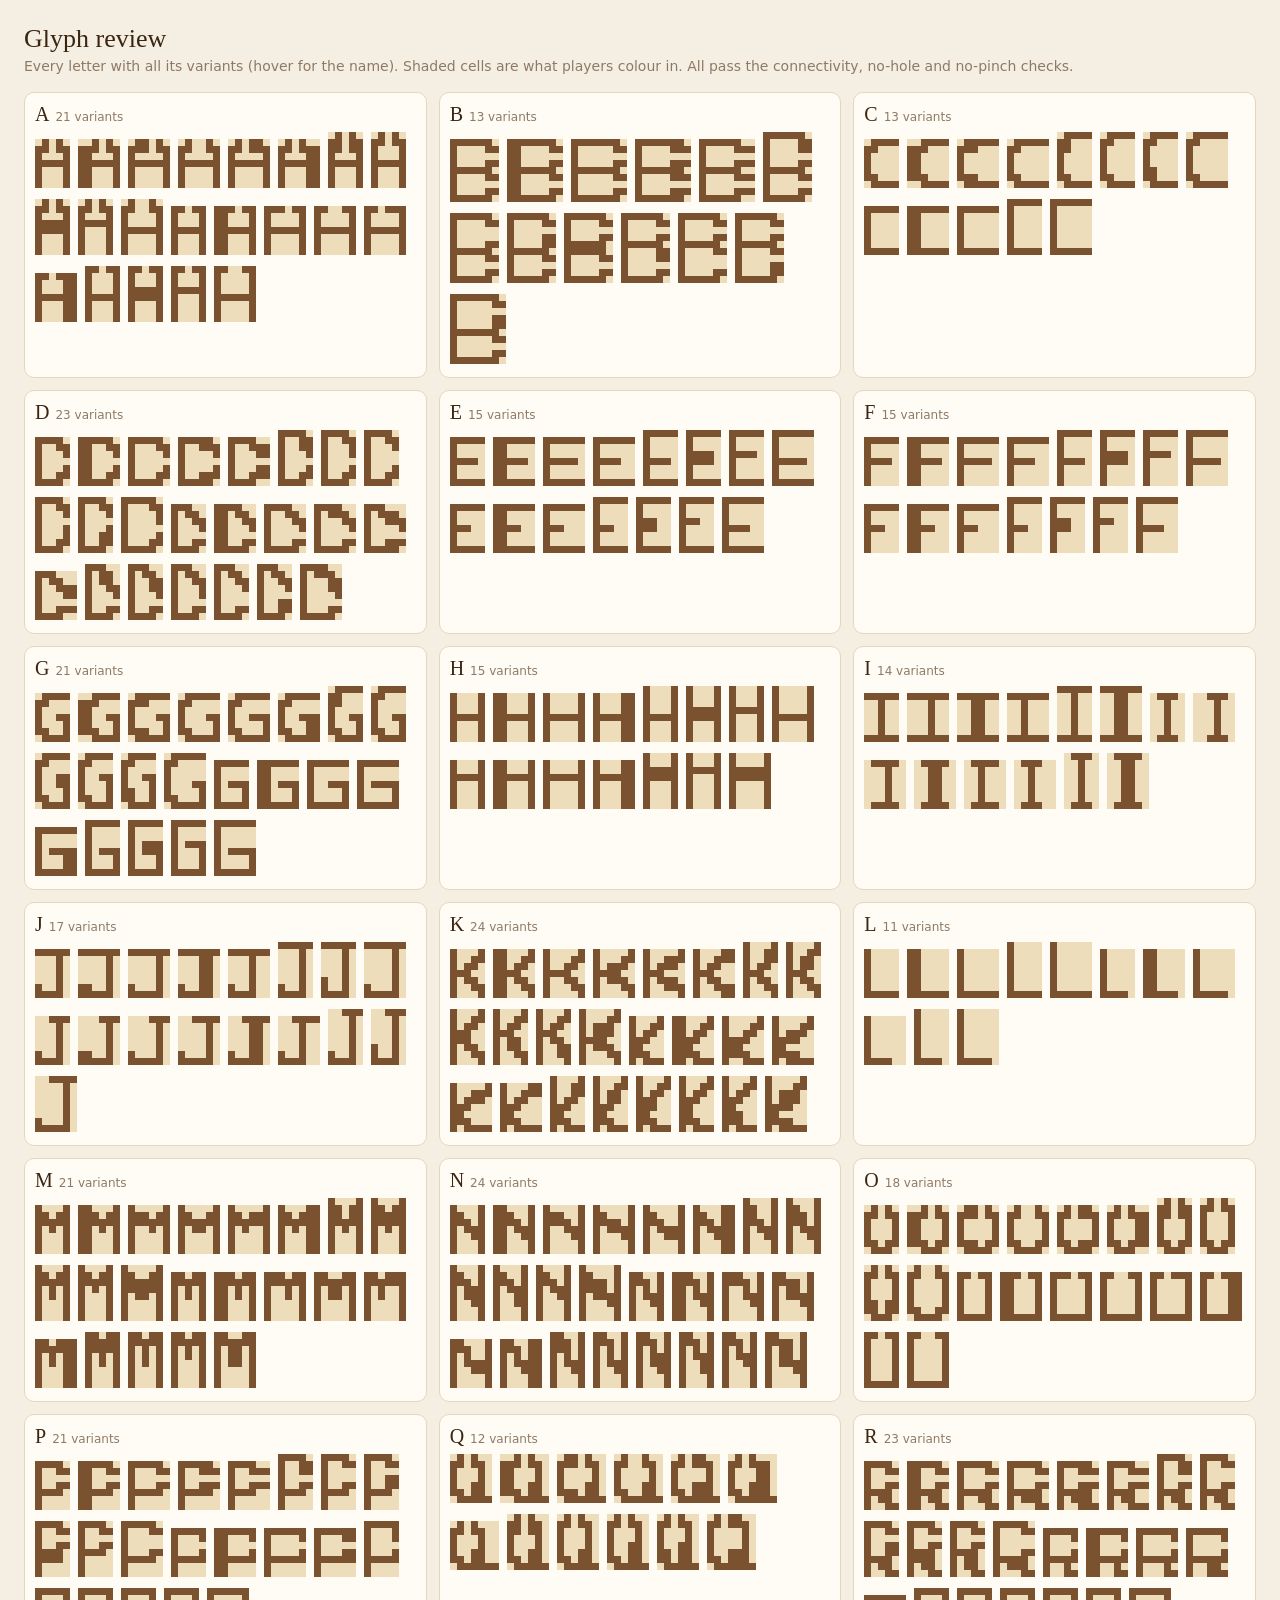
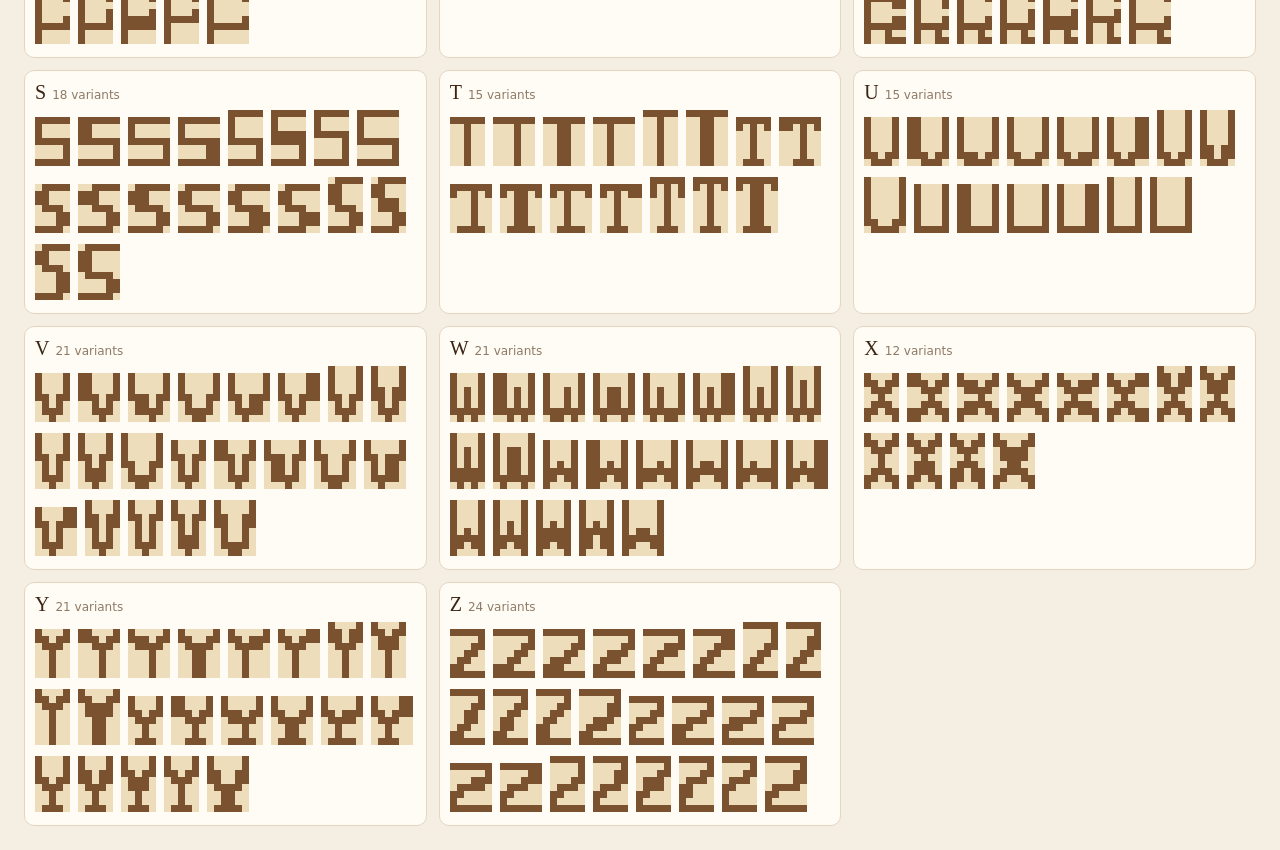
<file: tools/glyphs.html>
<!doctype html>
<html lang="en">
<head>
<meta charset="utf-8">
<meta name="viewport" content="width=device-width, initial-scale=1">
<title>Glyph review · SlitherEscape Studio</title>
<style>
  body { margin: 0; padding: 24px; background: #F5EFE3; color: #3B2412; font: 14px system-ui, sans-serif; }
  h1 { font: 26px Georgia, serif; margin: 0 0 4px; }
  p { color: #8E7A64; margin: 0 0 18px; }
  .grid { display: grid; grid-template-columns: repeat(auto-fill, minmax(380px, 1fr)); gap: 12px; }
  .card h2 small { font: 12px system-ui, sans-serif; color: #8E7A64; margin-left: 6px; }
  .card { background: #FFFCF6; border: 1px solid #E4D6BD; border-radius: 10px; padding: 10px; }
  .card h2 { font: 20px Georgia, serif; margin: 0 0 6px; }
  .row { display: flex; gap: 8px; align-items: flex-end; flex-wrap: wrap; }
  .row figure { margin: 0; text-align: center; font-size: 11px; color: #8E7A64; }
</style>
</head>
<body>
<h1>Glyph review</h1>
<p>Every letter with all its variants (hover for the name). Shaded cells are what players colour in. All pass the connectivity, no-hole and no-pinch checks.</p>
<div class="grid" id="grid"></div>
<script src="../assets/js/engine/glyphs.js"></script>
<script>
  const S = 7;
  document.getElementById('grid').innerHTML = Object.keys(Glyphs.LIBRARY).map((L) => {
    const figs = Glyphs.variants(L).map((g) => {
      const rects = [];
      for (let r = 0; r < g.h; r++) for (let c = 0; c < g.w; c++) {
        if (g.cells[r * g.w + c]) rects.push(`<rect x="${c * S}" y="${r * S}" width="${S}" height="${S}" fill="#7A5230"/>`);
      }
      return `<figure title="${g.name} · ${g.w}x${g.h}"><svg width="${g.w * S}" height="${g.h * S}" style="background:#EEDDBA">${rects.join('')}</svg></figure>`;
    }).join('');
    return `<div class="card"><h2>${L}<small>${Glyphs.variants(L).length} variants</small></h2><div class="row">${figs}</div></div>`;
  }).join('');
</script>
</body>
</html>
</file>
